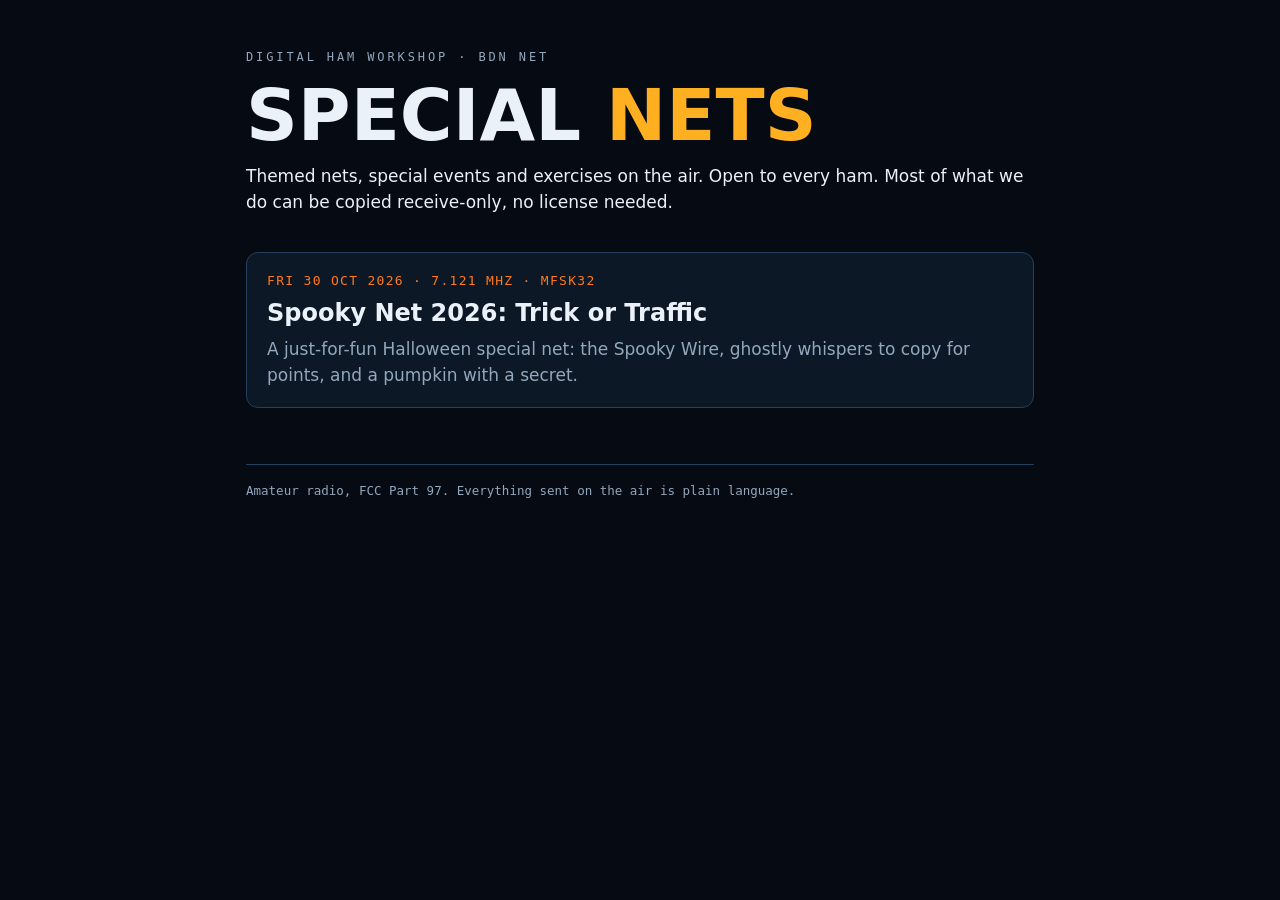
<file: index.html>
<!doctype html>
<html lang="en">
<head>
<meta charset="utf-8">
<meta name="viewport" content="width=device-width, initial-scale=1">
<title>DHW Special Nets</title>
<meta name="description" content="Special nets, themed events and exercises from the Digital Ham Workshop and the BDN Net.">
<style>
  :root{--ground:#060a12;--panel:#0d1826;--line:#22405f;--text:#eaf1f9;--muted:#93a7bd;--amber:#ffb020;--pumpkin:#ff7a1a;--spectre:#b9a6ff;
    --mono:"DejaVu Sans Mono",ui-monospace,"SF Mono",Menlo,Consolas,"Liberation Mono",monospace;
    --sans:system-ui,-apple-system,"Segoe UI",Roboto,Helvetica,Arial,sans-serif;}
  *{box-sizing:border-box;margin:0;padding:0;}
  html,body{background:var(--ground);}
  body{font-family:var(--sans);color:var(--text);line-height:1.55;font-size:17px;}
  main{max-width:820px;margin:0 auto;padding:48px 16px 80px;}
  .eyebrow{font-family:var(--mono);font-size:12px;letter-spacing:.24em;text-transform:uppercase;color:var(--muted);}
  h1{font-weight:900;text-transform:uppercase;font-size:clamp(40px,9vw,72px);line-height:.95;margin:14px 0 14px;}
  h1 span{color:var(--amber);}
  .events{margin-top:36px;display:flex;flex-direction:column;gap:14px;}
  a.ev{display:block;text-decoration:none;color:inherit;background:var(--panel);border:1px solid var(--line);border-radius:12px;padding:18px 20px;}
  a.ev:hover,a.ev:focus-visible{border-color:var(--pumpkin);outline:none;}
  .ev .d{font-family:var(--mono);font-size:13px;color:var(--pumpkin);letter-spacing:.1em;text-transform:uppercase;}
  .ev .n{font-weight:800;font-size:24px;margin:4px 0;}
  .ev .s{color:var(--muted);}
  footer{margin-top:56px;font-family:var(--mono);font-size:12.5px;color:var(--muted);border-top:1px solid var(--line);padding-top:16px;}
</style>
</head>
<body>
<main>
  <div class="eyebrow">Digital Ham Workshop · BDN Net</div>
  <h1>Special <span>Nets</span></h1>
  <p>Themed nets, special events and exercises on the air. Open to every ham. Most of what we do can be copied receive-only, no license needed.</p>
  <div class="events">
    <a class="ev" href="spooky-net-2026/">
      <div class="d">Fri 30 Oct 2026 · 7.121 MHz · MFSK32</div>
      <div class="n">Spooky Net 2026: Trick or Traffic</div>
      <div class="s">A just-for-fun Halloween special net: the Spooky Wire, ghostly whispers to copy for points, and a pumpkin with a secret.</div>
    </a>
  </div>
  <footer>Amateur radio, FCC Part 97. Everything sent on the air is plain language.</footer>
</main>
<!-- Page counts only (GoatCounter: no cookies, nothing you type). -->
<script data-goatcounter="https://dhwspecialnets.goatcounter.com/count" async src="//gc.zgo.at/count.js"></script>
</body>
</html>
</file>
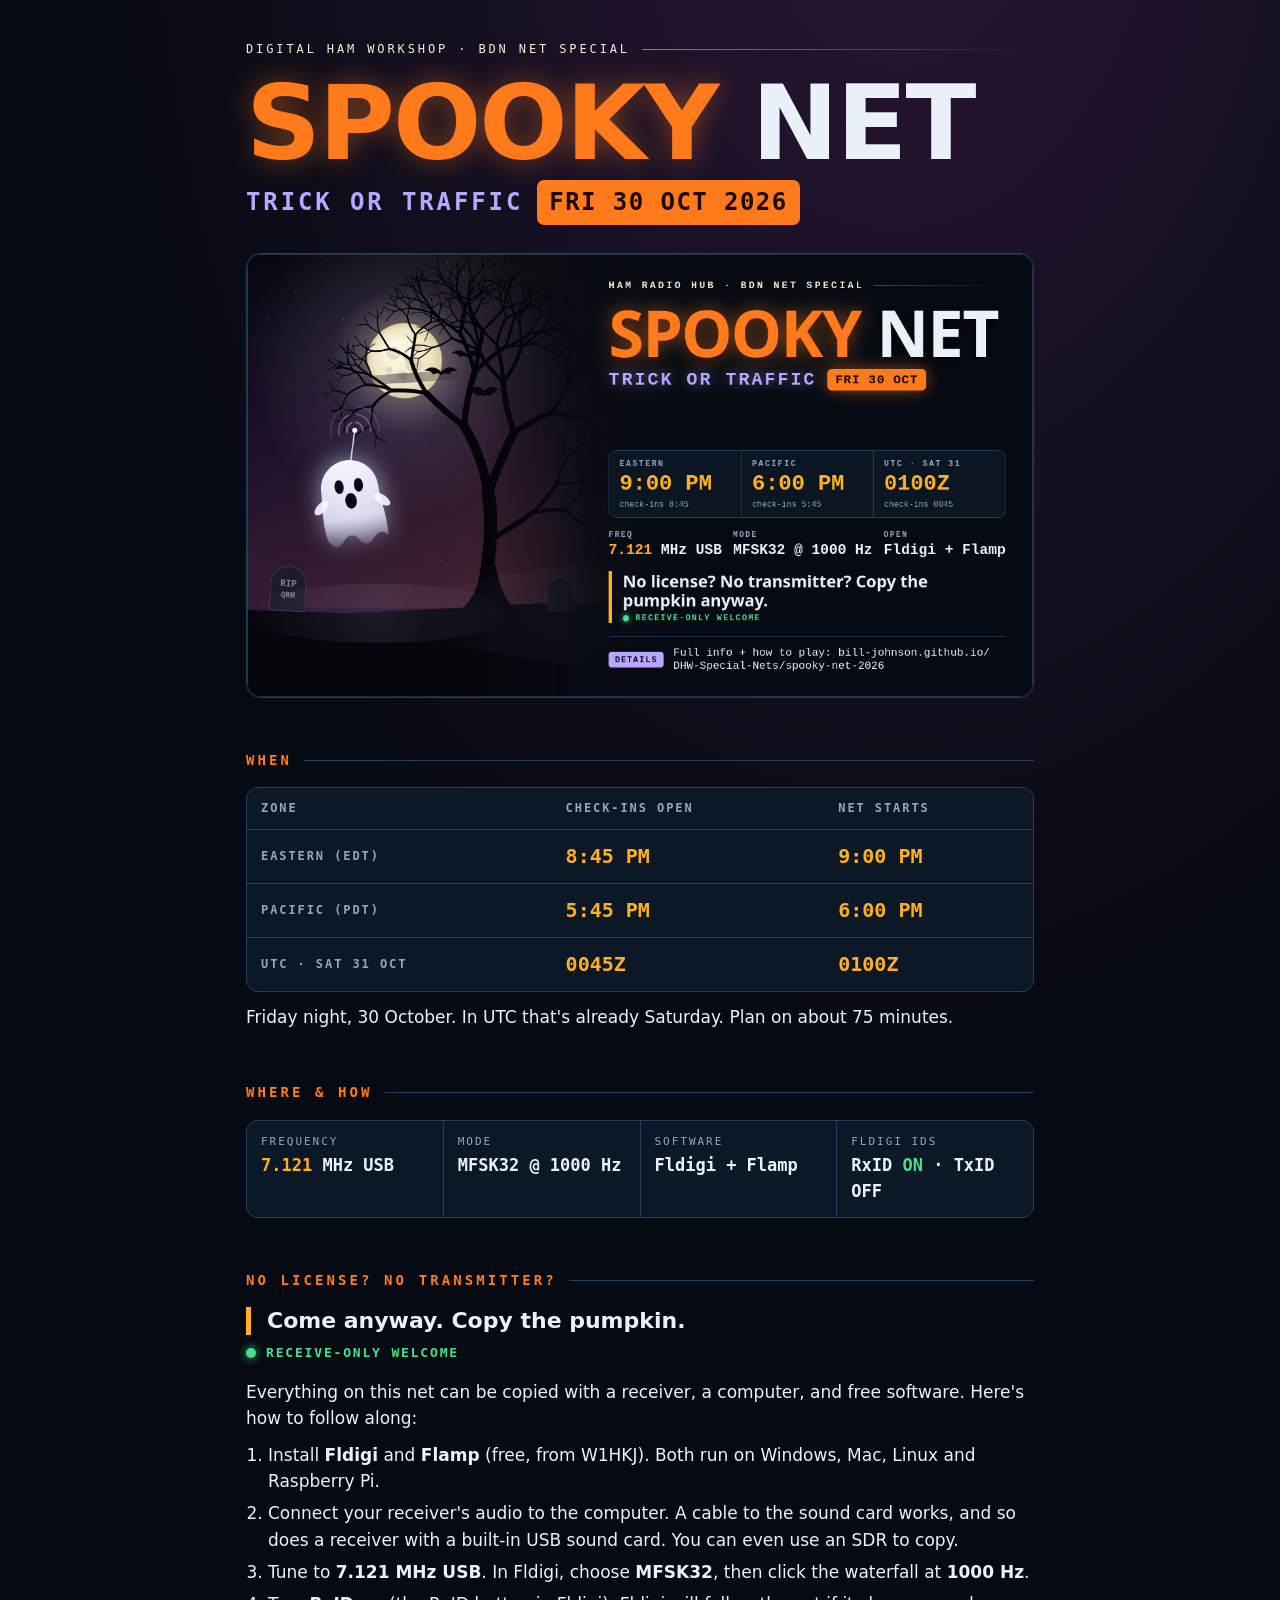
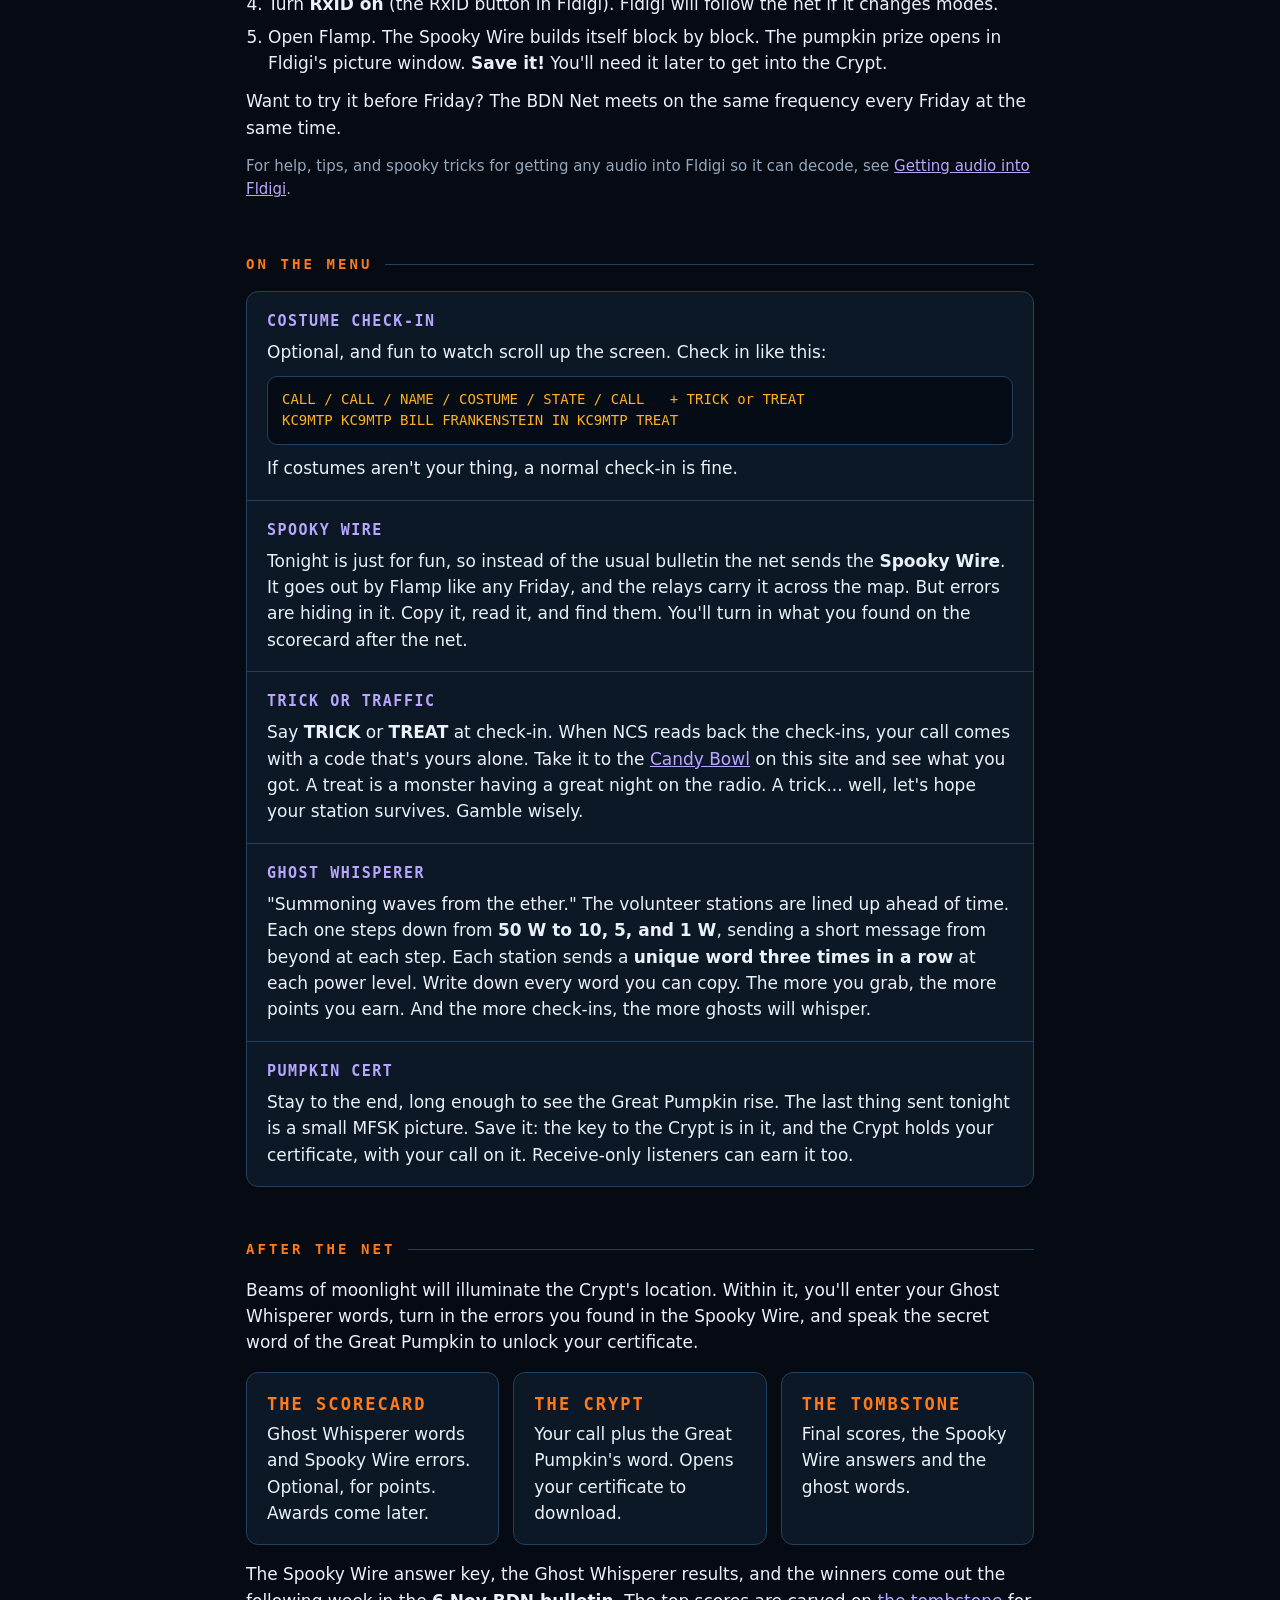
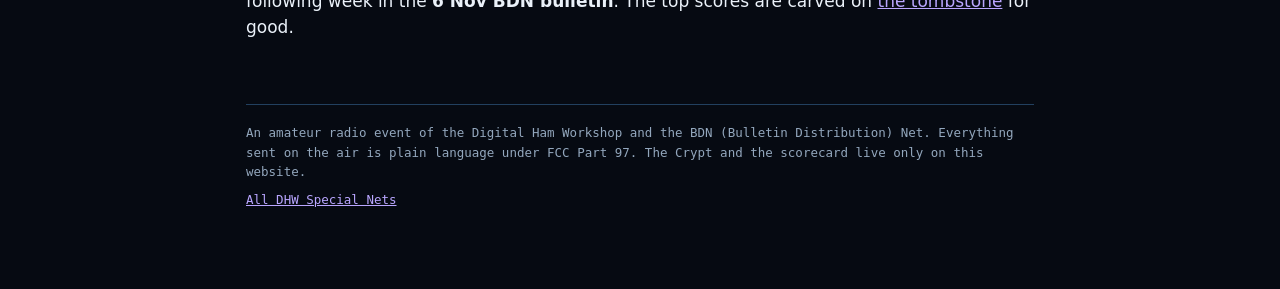
<file: spooky-net-2026/index.html>
<!doctype html>
<html lang="en">
<head>
<meta charset="utf-8">
<meta name="viewport" content="width=device-width, initial-scale=1">
<title>Spooky Net 2026 · Trick or Traffic</title>
<meta name="description" content="A Halloween special net on 40 meters. Fri 30 Oct 2026, 9:00 PM ET / 6:00 PM PT / 0100Z Sat. 7.121 MHz USB, MFSK32. Receive-only welcome.">
<meta property="og:title" content="Spooky Net 2026 · Trick or Traffic">
<meta property="og:description" content="Halloween special net. Fri 30 Oct, 9 PM ET / 6 PM PT / 0100Z. 7.121 USB, MFSK32 @ 1000 Hz. No license needed to copy.">
<meta property="og:image" content="https://bill-johnson.github.io/DHW-Special-Nets/spooky-net-2026/assets/spooky_net_2026.png">
<meta name="twitter:card" content="summary_large_image">
<link rel="stylesheet" href="spooky.css">
</head>
<body>
<main>

<header class="hero">
  <div class="eyebrow">Digital Ham Workshop · BDN Net Special</div>
  <h1><span>Spooky</span> Net</h1>
  <div class="sub">Trick or Traffic <span class="date">FRI 30 OCT 2026</span></div>
  <img src="assets/spooky_net_2026.png" width="1200" height="675" alt="Spooky Net 2026 promo card: a ghost with an antenna beside a dead tree under a full moon.">
</header>

<h2>When</h2>
<div class="panel">
  <table>
    <tr><th>Zone</th><th>Check-ins open</th><th>Net starts</th></tr>
    <tr><th>Eastern (EDT)</th><td class="t">8:45 PM</td><td class="t">9:00 PM</td></tr>
    <tr><th>Pacific (PDT)</th><td class="t">5:45 PM</td><td class="t">6:00 PM</td></tr>
    <tr><th>UTC · Sat 31 Oct</th><td class="t">0045Z</td><td class="t">0100Z</td></tr>
  </table>
</div>
<p style="margin-top:12px">Friday night, 30 October. In UTC that's already Saturday. Plan on about 75 minutes.</p>

<h2>Where &amp; how</h2>
<div class="kv">
  <div><span class="k">Frequency</span><span class="v"><b>7.121</b> MHz USB</span></div>
  <div><span class="k">Mode</span><span class="v">MFSK32 @ 1000 Hz</span></div>
  <div><span class="k">Software</span><span class="v">Fldigi + Flamp</span></div>
  <div><span class="k">Fldigi IDs</span><span class="v">RxID <i>ON</i> · TxID OFF</span></div>
</div>

<h2>No license? No transmitter?</h2>
<p class="hook">Come anyway. Copy the pumpkin.</p>
<div class="led">Receive-only welcome</div>
<p style="margin-top:16px">Everything on this net can be copied with a receiver, a computer, and free software. Here's how to follow along:</p>
<ol style="margin-top:10px">
  <li>Install <b>Fldigi</b> and <b>Flamp</b> (free, from W1HKJ). Both run on Windows, Mac, Linux and Raspberry Pi.</li>
  <li>Connect your receiver's audio to the computer. A cable to the sound card works, and so does a receiver with a built-in USB sound card. You can even use an SDR to copy.</li>
  <li>Tune to <b>7.121 MHz USB</b>. In Fldigi, choose <b>MFSK32</b>, then click the waterfall at <b>1000 Hz</b>.</li>
  <li>Turn <b>RxID on</b> (the RxID button in Fldigi). Fldigi will follow the net if it changes modes.</li>
  <li>Open Flamp. The Spooky Wire builds itself block by block. The pumpkin prize opens in Fldigi's picture window. <b>Save it!</b> You'll need it later to get into the Crypt.</li>
</ol>
<p style="margin-top:12px">Want to try it before Friday? The BDN Net meets on the same frequency every Friday at the same time.</p>
<p class="note" style="margin-top:14px">For help, tips, and spooky tricks for getting any audio into Fldigi so it can decode, see <a href="fldigi.html">Getting audio into Fldigi</a>.</p>

<h2>On the menu</h2>
<div class="panel">
  <div class="seg">
    <h3>Costume check-in</h3>
    <p>Optional, and fun to watch scroll up the screen. Check in like this:</p>
    <pre class="box">CALL / CALL / NAME / COSTUME / STATE / CALL   + TRICK or TREAT
KC9MTP KC9MTP BILL FRANKENSTEIN IN KC9MTP TREAT</pre>
    <p style="margin-top:10px">If costumes aren't your thing, a normal check-in is fine.</p>
  </div>
  <div class="seg">
    <h3>Spooky Wire</h3>
    <p>Tonight is just for fun, so instead of the usual bulletin the net sends the <b>Spooky Wire</b>. It goes out by Flamp like any Friday, and the relays carry it across the map. But errors are hiding in it. Copy it, read it, and find them. You'll turn in what you found on the scorecard after the net.</p>
  </div>
  <div class="seg">
    <h3>Trick or Traffic</h3>
    <p>Say <b>TRICK</b> or <b>TREAT</b> at check-in. When NCS reads back the check-ins, your call comes with a code that's yours alone. Take it to the <a href="candy.html">Candy Bowl</a> on this site and see what you got. A treat is a monster having a great night on the radio. A trick... well, let's hope your station survives. Gamble wisely.</p>
  </div>
  <div class="seg">
    <h3>Ghost Whisperer</h3>
    <p>"Summoning waves from the ether." The volunteer stations are lined up ahead of time. Each one steps down from <b>50 W to 10, 5, and 1 W</b>, sending a short message from beyond at each step. Each station sends a <b>unique word three times in a row</b> at each power level. Write down every word you can copy. The more you grab, the more points you earn. And the more check-ins, the more ghosts will whisper.</p>
  </div>
  <div class="seg">
    <h3>Pumpkin Cert</h3>
    <p>Stay to the end, long enough to see the Great Pumpkin rise. The last thing sent tonight is a small MFSK picture. Save it: the key to the Crypt is in it, and the Crypt holds your certificate, with your call on it. Receive-only listeners can earn it too.</p>
  </div>
</div>

<h2>After the net</h2>
<p>Beams of moonlight will illuminate the Crypt's location. Within it, you'll enter your Ghost Whisperer words, turn in the errors you found in the Spooky Wire, and speak the secret word of the Great Pumpkin to unlock your certificate.</p>
<div id="moonlit" hidden>
  <div class="doors">
    <a class="door" href="scorecard.html"><b>The Scorecard</b>Ghost Whisperer words and Spooky Wire errors. Optional, for points. Awards come later.</a>
    <a class="door" href="crypt.html"><b>The Crypt</b>Your call plus the Great Pumpkin's word. Opens your certificate to download.</a>
    <a class="door" href="tombstone.html"><b>The Tombstone</b>Final scores, the Spooky Wire answers and the ghost words.</a>
  </div>
</div>
<div id="shadow" class="moon" style="margin-top:16px">The Crypt is still in shadow. The moon rises when the Great Pumpkin does, at the end of the net on Friday night.</div>
<p style="margin-top:16px">The Spooky Wire answer key, the Ghost Whisperer results, and the winners come out the following week in the <b>6 Nov BDN bulletin</b>. The top scores are carved on <a href="tombstone.html">the tombstone</a> for good.</p>

<footer>
  <p>An amateur radio event of the Digital Ham Workshop and the BDN (Bulletin Distribution) Net. Everything sent on the air is plain language under FCC Part 97. The Crypt and the scorecard live only on this website.</p>
  <p><a href="../">All DHW Special Nets</a></p>
</footer>

</main>

<script>
/* Moonrise: the Crypt and Scorecard links appear once the net reaches the
   Great Pumpkin (10 PM EDT Fri 30 Oct = 0200Z Sat 31 Oct). ?moon shows them early for testing. */
(function(){
  var MOONRISE=Date.parse('2026-10-31T02:00:00Z');
  if(Date.now()>=MOONRISE||/[?&]moon\b/.test(location.search)){
    document.getElementById('moonlit').hidden=false;
    document.getElementById('shadow').hidden=true;
  }
})();
</script>
<!-- Page counts only (GoatCounter: no cookies, nothing you type). -->
<script data-goatcounter="https://dhwspecialnets.goatcounter.com/count" async src="//gc.zgo.at/count.js"></script>
</body>
</html>
</file>
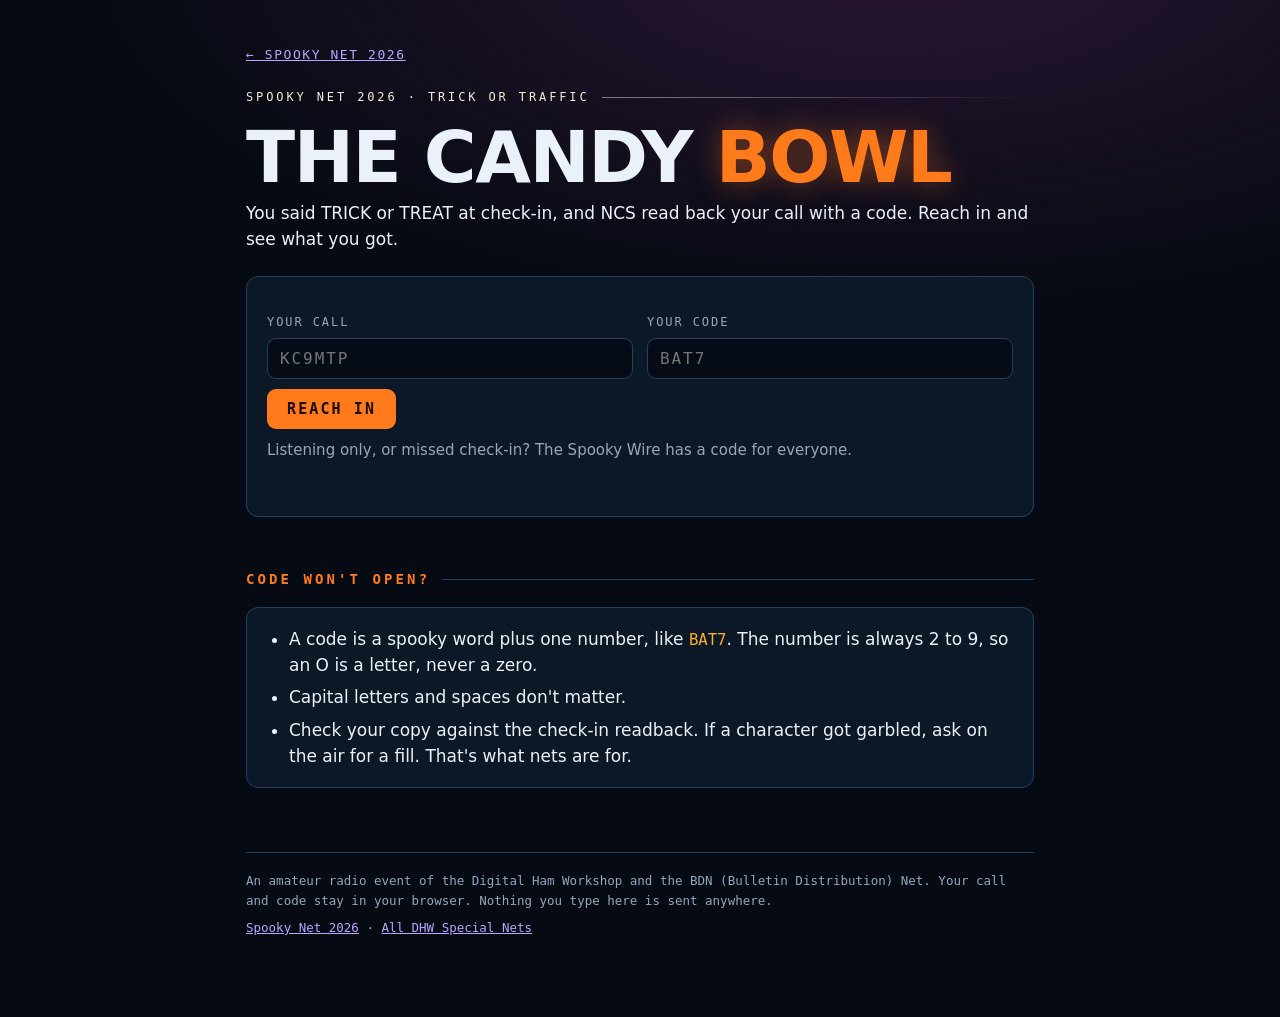
<file: spooky-net-2026/candy.html>
<!doctype html>
<html lang="en">
<head>
<meta charset="utf-8">
<meta name="viewport" content="width=device-width, initial-scale=1">
<title>The Candy Bowl · Spooky Net 2026</title>
<meta name="description" content="Spooky Net 2026: bring your call and your code, reach into the Candy Bowl, and see if you got a trick or a treat.">
<meta name="robots" content="noindex">
<link rel="stylesheet" href="spooky.css">
<style>
  .crypt .field input{flex:none;}
  #cardwrap{display:none;margin-top:18px;}
  #cardimg{display:block;width:100%;height:auto;border:1px solid var(--line);border-radius:10px;}
  #cardwrap.treat #cardimg{border-color:var(--pumpkin);box-shadow:0 0 28px rgba(255,122,26,.25);}
  #cardwrap.trick #cardimg{border-color:var(--spectre);box-shadow:0 0 28px rgba(185,166,255,.25);}
  #verdict{font-weight:900;text-transform:uppercase;letter-spacing:-.01em;font-size:clamp(36px,9vw,60px);line-height:1;margin-bottom:12px;}
  #cardwrap.treat #verdict{color:var(--pumpkin);text-shadow:0 0 24px rgba(255,122,26,.45);}
  #cardwrap.trick #verdict{color:var(--spectre);text-shadow:0 0 24px rgba(185,166,255,.45);}
</style>
</head>
<body>
<main>

<a class="back" href="./">&larr; Spooky Net 2026</a>
<header style="margin-top:22px">
  <div class="eyebrow">Spooky Net 2026 · Trick or Traffic</div>
  <h1 class="small">The Candy <span>Bowl</span></h1>
</header>

<p style="margin-top:8px">You said TRICK or TREAT at check-in, and NCS read back your call with a code. Reach in and see what you got.</p>

<div class="panel crypt" style="margin-top:24px">
  <form id="candyform" autocomplete="off">
    <div class="grid2" style="width:100%">
      <div class="field">
        <label for="call">Your call</label>
        <input id="call" class="up" type="text" maxlength="16" placeholder="KC9MTP" spellcheck="false" autocapitalize="characters" required>
      </div>
      <div class="field">
        <label for="code">Your code</label>
        <input id="code" class="up" type="text" maxlength="24" placeholder="BAT7" spellcheck="false" autocapitalize="characters">
      </div>
    </div>
    <button type="submit">Reach in</button>
  </form>
  <p class="note" style="margin-top:10px">Listening only, or missed check-in? The Spooky Wire has a code for everyone.</p>
  <div id="cryptmsg" role="status" aria-live="polite"></div>
  <div id="cardwrap">
    <div id="verdict"></div>
    <img id="cardimg" alt="">
    <div class="btns">
      <a id="dl" class="btn" download>Download picture</a>
      <a class="btn ghost" href="./">Back to the event page</a>
    </div>
    <p class="note" style="margin-top:10px">On a phone, press and hold the picture to save it. Brag about it on the air.</p>
  </div>
</div>

<h2>Code won't open?</h2>
<div class="panel">
  <div class="seg">
    <ul>
      <li>A code is a spooky word plus one number, like <code>BAT7</code>. The number is always 2 to 9, so an O is a letter, never a zero.</li>
      <li>Capital letters and spaces don't matter.</li>
      <li>Check your copy against the check-in readback. If a character got garbled, ask on the air for a fill. That's what nets are for.</li>
    </ul>
  </div>
</div>

<footer>
  <p>An amateur radio event of the Digital Ham Workshop and the BDN (Bulletin Distribution) Net. Your call and code stay in your browser. Nothing you type here is sent anywhere.</p>
  <p><a href="./">Spooky Net 2026</a> · <a href="../">All DHW Special Nets</a></p>
</footer>

</main>

<script>
/* The Candy Bowl. Each card is candy/<sha256("spooky26:"+CODE), 20 hex>.enc,
   sealed by make_candy_bowl.py the same way as the Crypt: AES-256-GCM, key from
   PBKDF2-SHA256 (100k) of the code, salt(16) | iv(12) | ciphertext+tag.
   Plaintext is "TREAT\n" or "TRICK\n" + a 1200x900 JPEG. The call is only
   drawn onto the picture here; it never leaves the browser.                   */
(function(){
  var W=1200, H=900, BAND=110;
  var form=document.getElementById('candyform'), codeIn=document.getElementById('code'), callIn=document.getElementById('call'),
      msg=document.getElementById('cryptmsg'), wrap=document.getElementById('cardwrap'), verdict=document.getElementById('verdict'),
      img=document.getElementById('cardimg'), dl=document.getElementById('dl'), lastUrl=null;
  function say(t,cls){msg.textContent=t;msg.className=cls||'';}
  function norm(s){return s.toUpperCase().replace(/[^A-Z0-9]/g,'');}
  function hex(buf){return Array.prototype.map.call(new Uint8Array(buf),function(b){return ('0'+b.toString(16)).slice(-2);}).join('');}
  try{ callIn.value=localStorage.getItem('spooky26.call')||''; }catch(_){}

  /* The picture plus a band underneath: "TREAT for KC9MTP" and the event name. */
  function stamp(art,kind,call){
    var c=document.createElement('canvas'); c.width=W; c.height=H+BAND;
    var g=c.getContext('2d'), treat=kind==='TREAT';
    g.fillStyle='#060a12'; g.fillRect(0,0,c.width,c.height);
    g.drawImage(art,0,0,W,H);
    g.fillStyle=treat?'#ff7a1a':'#b9a6ff'; g.fillRect(0,H,W,4);
    var fam='"DejaVu Sans Mono",ui-monospace,Menlo,Consolas,"Liberation Mono",monospace';
    var left=kind+' for '+call, px=52;
    do{ g.font='800 '+px+'px '+fam; px-=2; }while(g.measureText(left).width>760&&px>24);
    g.textBaseline='middle'; g.textAlign='left';
    g.fillStyle=treat?'#ff7a1a':'#b9a6ff'; g.fillText(left,36,H+BAND/2+2);
    g.font='700 26px '+fam; g.textAlign='right'; g.fillStyle='#f3ecd2';
    g.fillText('SPOOKY NET 2026',W-36,H+BAND/2+2);
    return c;
  }

  form.addEventListener('submit',async function(e){
    e.preventDefault();
    var call=callIn.value.trim().toUpperCase().replace(/\s+/g,' '), code=norm(codeIn.value);
    if(!call){say('Who goes there? Your call first.','bad');callIn.focus();return;}
    if(!code){say('The bowl needs your code.','bad');codeIn.focus();return;}
    if(!(window.crypto&&crypto.subtle)){say('This browser cannot reach into the bowl. Try a current Firefox, Chrome, Edge or Safari.','bad');return;}
    try{ localStorage.setItem('spooky26.call',call); }catch(_){}
    say('Rustle, rustle...');
    var buf;
    try{
      var name=hex(await crypto.subtle.digest('SHA-256',new TextEncoder().encode('spooky26:'+code))).slice(0,20);
      var r=await fetch('candy/'+name+'.enc',{cache:'no-store'});
      if(!r.ok) throw 0;
      buf=new Uint8Array(await r.arrayBuffer());
    }catch(_){
      wrap.style.display='none';
      say('Nothing in the bowl for '+code+'. Check the code against the readback.','bad');return;
    }
    var plain;
    try{
      var base=await crypto.subtle.importKey('raw',new TextEncoder().encode(code),'PBKDF2',false,['deriveKey']);
      var key=await crypto.subtle.deriveKey({name:'PBKDF2',salt:buf.slice(0,16),iterations:100000,hash:'SHA-256'},
              base,{name:'AES-GCM',length:256},false,['decrypt']);
      plain=new Uint8Array(await crypto.subtle.decrypt({name:'AES-GCM',iv:buf.slice(16,28)},key,buf.slice(28)));
    }catch(_){
      wrap.style.display='none';
      say('The wrapper is stuck. Tell NCS.','bad');return;
    }
    var kind=new TextDecoder().decode(plain.slice(0,5));
    var art=new Image(), src=URL.createObjectURL(new Blob([plain.slice(6)],{type:'image/jpeg'}));
    art.onload=function(){
      URL.revokeObjectURL(src);
      stamp(art,kind,call).toBlob(function(b){
        if(lastUrl) URL.revokeObjectURL(lastUrl);
        lastUrl=URL.createObjectURL(b);
        img.src=lastUrl;
        img.alt=(kind==='TREAT'?'A treat':'A trick')+' for '+call+': a Spooky Net 2026 Candy Bowl picture.';
        dl.href=lastUrl;
        dl.download='SpookyNet2026_'+kind+'_'+call.replace(/[^A-Z0-9]+/g,'_')+'.png';
        wrap.className=kind==='TREAT'?'treat':'trick';
        verdict.textContent=kind==='TREAT'?'Treat!':'Trick!';
        wrap.style.display='block';
        say(kind==='TREAT'?'Sweet. The monsters had a great night, '+call+'.':'Uh oh, '+call+'. Something got into your station.','good');
      },'image/png');
    };
    art.onerror=function(){say('The candy crumbled. Tell NCS.','bad');};
    art.src=src;
  });
})();
</script>
<!-- Page counts only (GoatCounter: no cookies, nothing you type). -->
<script data-goatcounter="https://dhwspecialnets.goatcounter.com/count" async src="//gc.zgo.at/count.js"></script>
</body>
</html>
</file>
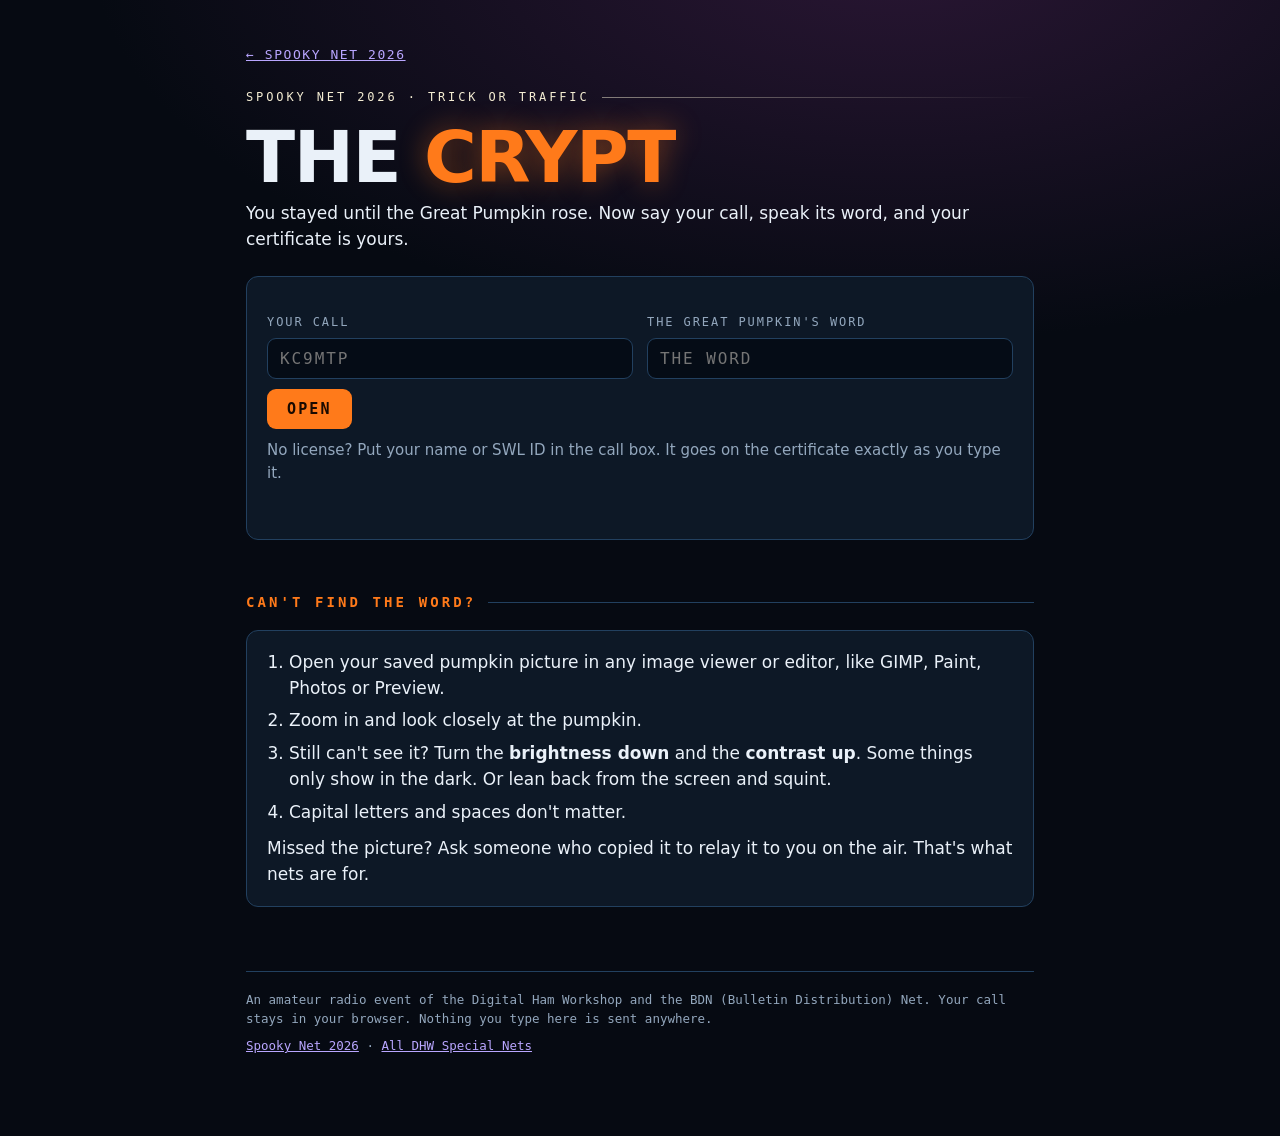
<file: spooky-net-2026/crypt.html>
<!doctype html>
<html lang="en">
<head>
<meta charset="utf-8">
<meta name="viewport" content="width=device-width, initial-scale=1">
<title>The Crypt · Spooky Net 2026</title>
<meta name="description" content="Spooky Net 2026: speak the Great Pumpkin's word and take home your certificate.">
<meta name="robots" content="noindex">
<link rel="stylesheet" href="spooky.css">
<style>
  .crypt .field input{flex:none;}
  #certwrap{display:none;margin-top:18px;}
  #certimg{display:block;width:100%;height:auto;border:1px solid var(--green);border-radius:10px;}
</style>
</head>
<body>
<main>

<a class="back" href="./">&larr; Spooky Net 2026</a>
<header style="margin-top:22px">
  <div class="eyebrow">Spooky Net 2026 · Trick or Traffic</div>
  <h1 class="small">The <span>Crypt</span></h1>
</header>

<p style="margin-top:8px">You stayed until the Great Pumpkin rose. Now say your call, speak its word, and your certificate is yours.</p>

<div class="panel crypt" style="margin-top:24px">
  <form id="cryptform" autocomplete="off">
    <div class="grid2" style="width:100%">
      <div class="field">
        <label for="call">Your call</label>
        <input id="call" class="up" type="text" maxlength="16" placeholder="KC9MTP" spellcheck="false" autocapitalize="characters" required>
      </div>
      <div class="field">
        <label for="pw">The Great Pumpkin's word</label>
        <input id="pw" class="up" type="text" placeholder="THE WORD" spellcheck="false" autocapitalize="characters">
      </div>
    </div>
    <button type="submit">Open</button>
  </form>
  <p class="note" style="margin-top:10px">No license? Put your name or SWL ID in the call box. It goes on the certificate exactly as you type it.</p>
  <div id="cryptmsg" role="status" aria-live="polite"></div>
  <div id="certwrap">
    <img id="certimg" alt="Your Spooky Net 2026 Certificate of Survival">
    <div class="btns">
      <a id="dl" class="btn" download>Download certificate</a>
      <a class="btn ghost" href="scorecard.html">Turn in your scorecard</a>
    </div>
    <p class="note" style="margin-top:10px">On a phone, press and hold the picture to save it. It prints on letter paper, landscape.</p>
  </div>
</div>

<h2>Can't find the word?</h2>
<div class="panel">
  <div class="seg">
    <ol>
      <li>Open your saved pumpkin picture in any image viewer or editor, like GIMP, Paint, Photos or Preview.</li>
      <li>Zoom in and look closely at the pumpkin.</li>
      <li>Still can't see it? Turn the <b>brightness down</b> and the <b>contrast up</b>. Some things only show in the dark. Or lean back from the screen and squint.</li>
      <li>Capital letters and spaces don't matter.</li>
    </ol>
    <p style="margin-top:10px">Missed the picture? Ask someone who copied it to relay it to you on the air. That's what nets are for.</p>
  </div>
</div>

<footer>
  <p>An amateur radio event of the Digital Ham Workshop and the BDN (Bulletin Distribution) Net. Your call stays in your browser. Nothing you type here is sent anywhere.</p>
  <p><a href="./">Spooky Net 2026</a> · <a href="../">All DHW Special Nets</a></p>
</footer>

</main>

<script>
/* The Crypt: AES-256-GCM, key from PBKDF2-SHA256 (100k), same file layout as the
   FOXLOG tools: salt(16) | iv(12) | ciphertext+tag. Sealed with seal_crypt.py.
   The password is normalized: letters and digits only, upper case.
   crypt.enc holds the certificate art (make_crypt_cert.py); the call is drawn
   into its blank band here. CALL_* mirror make_crypt_cert.py.                  */
(function(){
  var CALL_Y=1335, CALL_MAX_W=1700, CALL_MAX_H=150;
  var form=document.getElementById('cryptform'), pw=document.getElementById('pw'), callIn=document.getElementById('call'),
      msg=document.getElementById('cryptmsg'), wrap=document.getElementById('certwrap'),
      img=document.getElementById('certimg'), dl=document.getElementById('dl'), lastUrl=null;
  function say(t,cls){msg.textContent=t;msg.className=cls||'';}
  function norm(s){return s.toUpperCase().replace(/[^A-Z0-9]/g,'');}
  try{ callIn.value=localStorage.getItem('spooky26.call')||''; }catch(_){}

  function stamp(art,call){
    var c=document.createElement('canvas'); c.width=art.naturalWidth; c.height=art.naturalHeight;
    var g=c.getContext('2d'); g.drawImage(art,0,0);
    var px=CALL_MAX_H, fam='"DejaVu Sans Mono",ui-monospace,Menlo,Consolas,"Liberation Mono",monospace';
    do{ g.font='800 '+px+'px '+fam; px-=4; }while(g.measureText(call).width>CALL_MAX_W&&px>40);
    g.textAlign='center'; g.textBaseline='middle';
    g.shadowColor='rgba(255,122,26,.55)'; g.shadowBlur=36;
    g.fillStyle='#ff7a1a'; g.fillText(call,c.width/2,CALL_Y);
    g.shadowBlur=0; g.fillText(call,c.width/2,CALL_Y);
    return c;
  }

  form.addEventListener('submit',async function(e){
    e.preventDefault();
    var call=callIn.value.trim().toUpperCase().replace(/\s+/g,' '), word=norm(pw.value);
    if(!call){say('The spirits need your call first.','bad');callIn.focus();return;}
    if(!word){say('Say the word.','bad');pw.focus();return;}
    if(!(window.crypto&&crypto.subtle)){say('This browser cannot open the Crypt. Try a current Firefox, Chrome, Edge or Safari.','bad');return;}
    try{ localStorage.setItem('spooky26.call',call); }catch(_){}
    say('The lid creaks...');
    var buf;
    try{
      var r=await fetch('crypt.enc',{cache:'no-store'});
      if(!r.ok) throw 0;
      buf=new Uint8Array(await r.arrayBuffer());
    }catch(_){say('The Crypt is still sealed. Come back after the net on Friday night.','bad');return;}
    var plain;
    try{
      var salt=buf.slice(0,16), iv=buf.slice(16,28), ct=buf.slice(28);
      var base=await crypto.subtle.importKey('raw',new TextEncoder().encode(word),'PBKDF2',false,['deriveKey']);
      var key=await crypto.subtle.deriveKey({name:'PBKDF2',salt:salt,iterations:100000,hash:'SHA-256'},
              base,{name:'AES-GCM',length:256},false,['decrypt']);
      plain=await crypto.subtle.decrypt({name:'AES-GCM',iv:iv},key,ct);
    }catch(_){
      wrap.style.display='none';
      say('Wrong word. The spirits laugh at you. Look closer at the pumpkin.','bad');return;
    }
    var art=new Image(), src=URL.createObjectURL(new Blob([plain],{type:'image/png'}));
    art.onload=function(){
      URL.revokeObjectURL(src);
      stamp(art,call).toBlob(function(b){
        if(lastUrl) URL.revokeObjectURL(lastUrl);
        lastUrl=URL.createObjectURL(b);
        img.src=lastUrl; dl.href=lastUrl;
        dl.download='SpookyNet2026_'+call.replace(/[^A-Z0-9]+/g,'_')+'.png';
        wrap.style.display='block';
        say('You survived, '+call+'. Here is your treat.','good');
      },'image/png');
    };
    art.onerror=function(){say('The Crypt opened, but the certificate crumbled. Tell NCS.','bad');};
    art.src=src;
  });
})();
</script>
<!-- Page counts only (GoatCounter: no cookies, nothing you type). -->
<script data-goatcounter="https://dhwspecialnets.goatcounter.com/count" async src="//gc.zgo.at/count.js"></script>
</body>
</html>
</file>
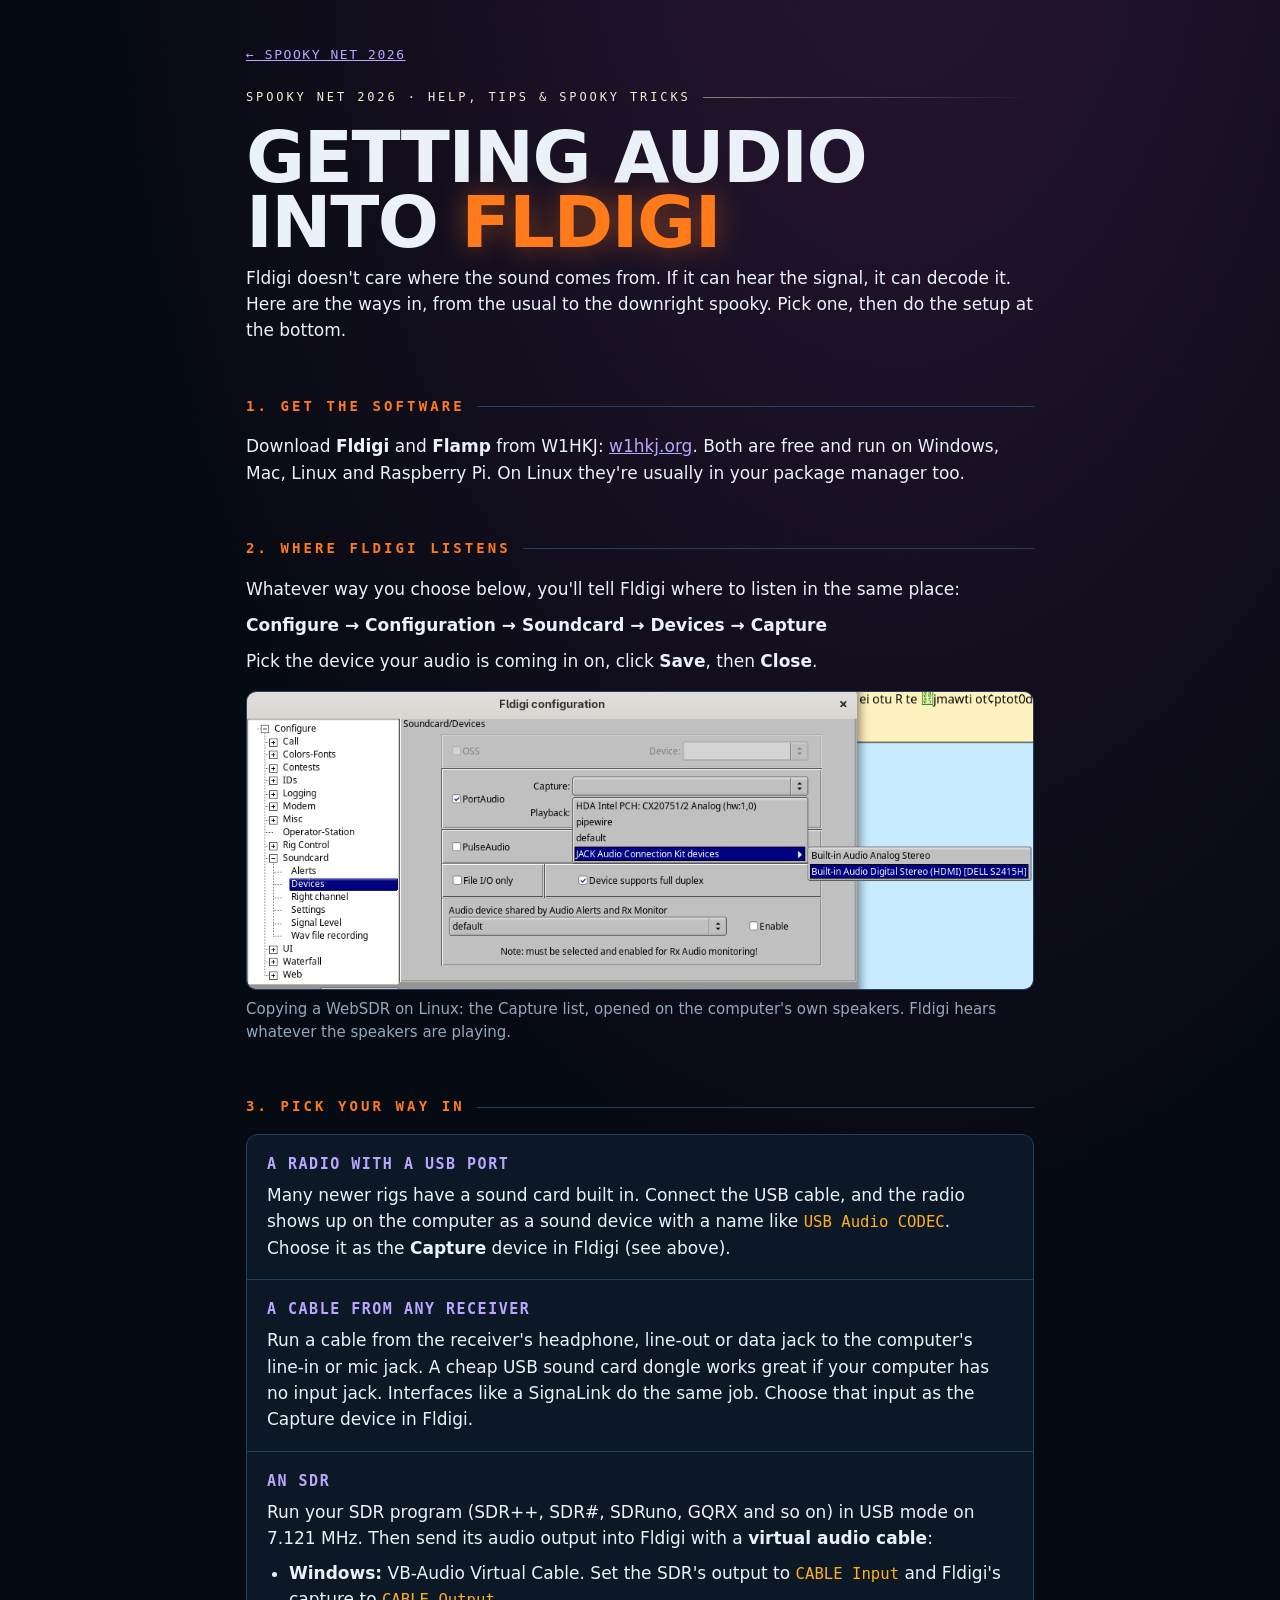
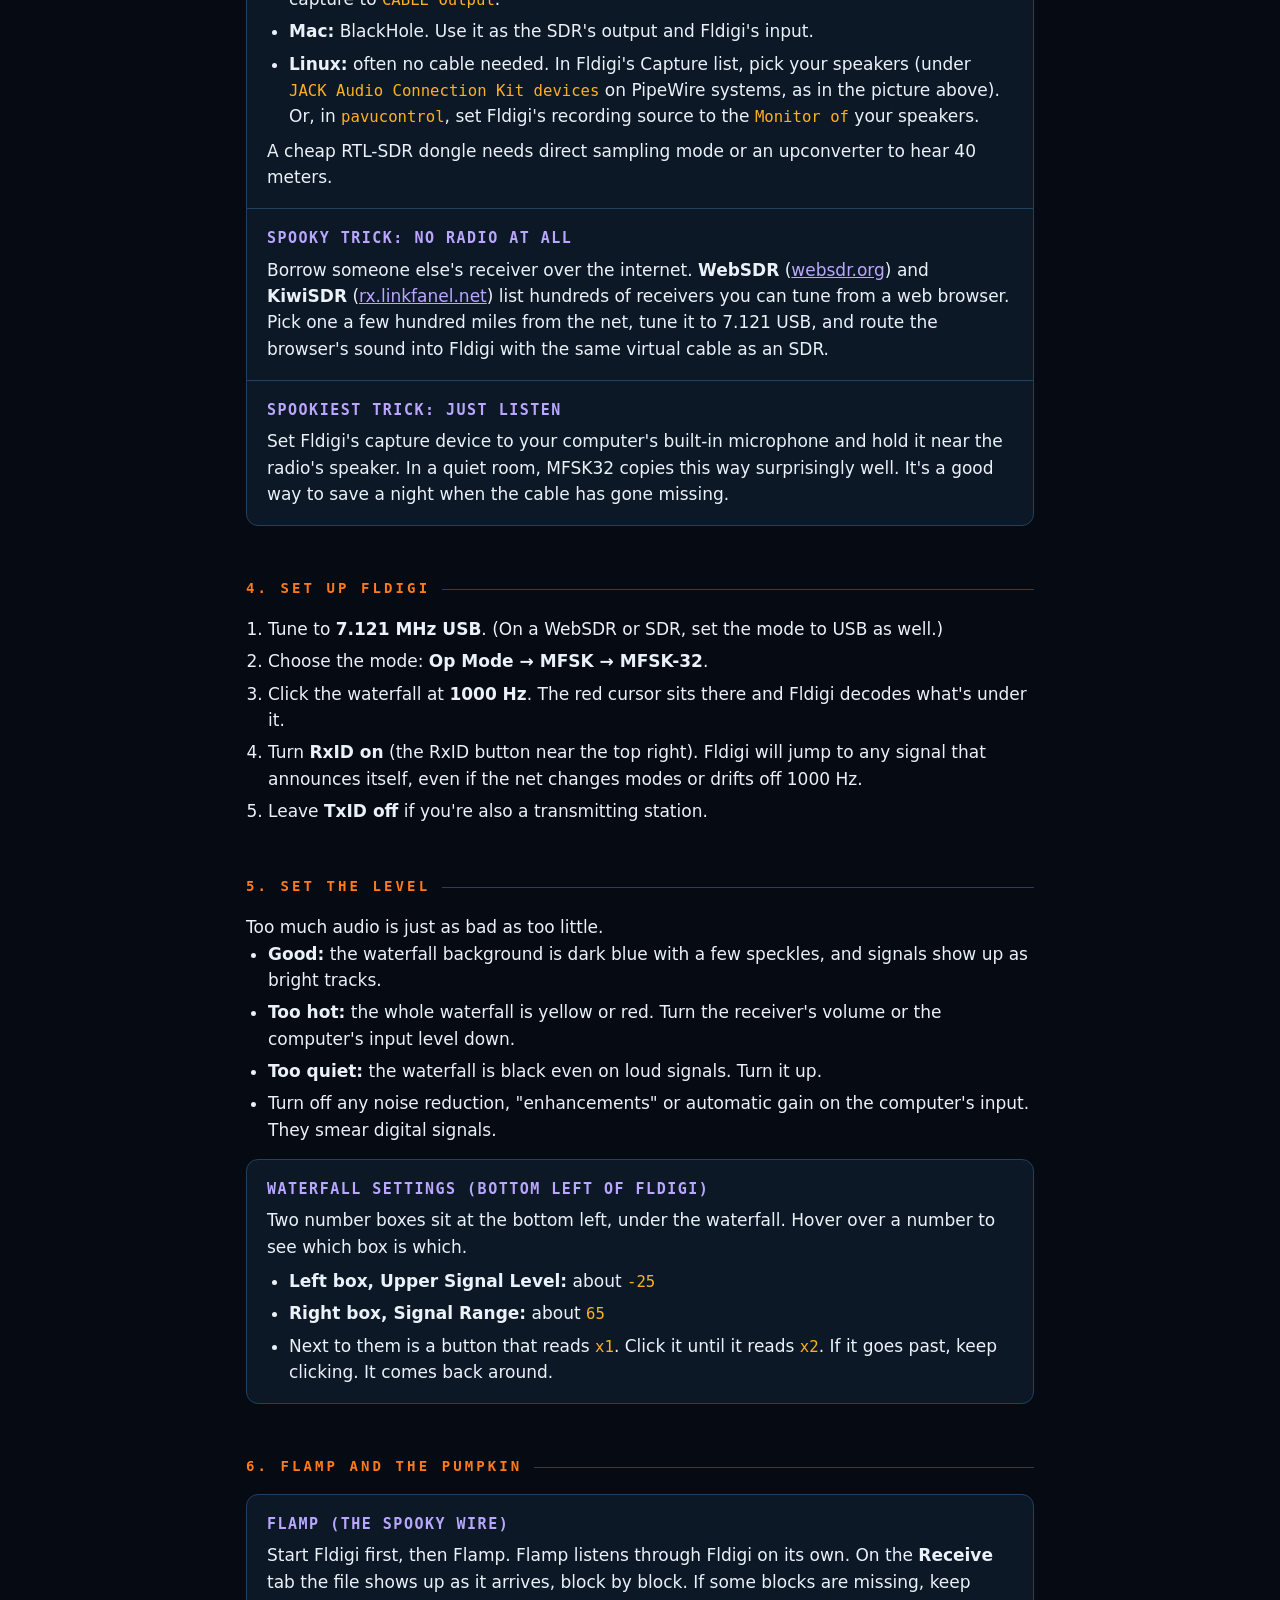
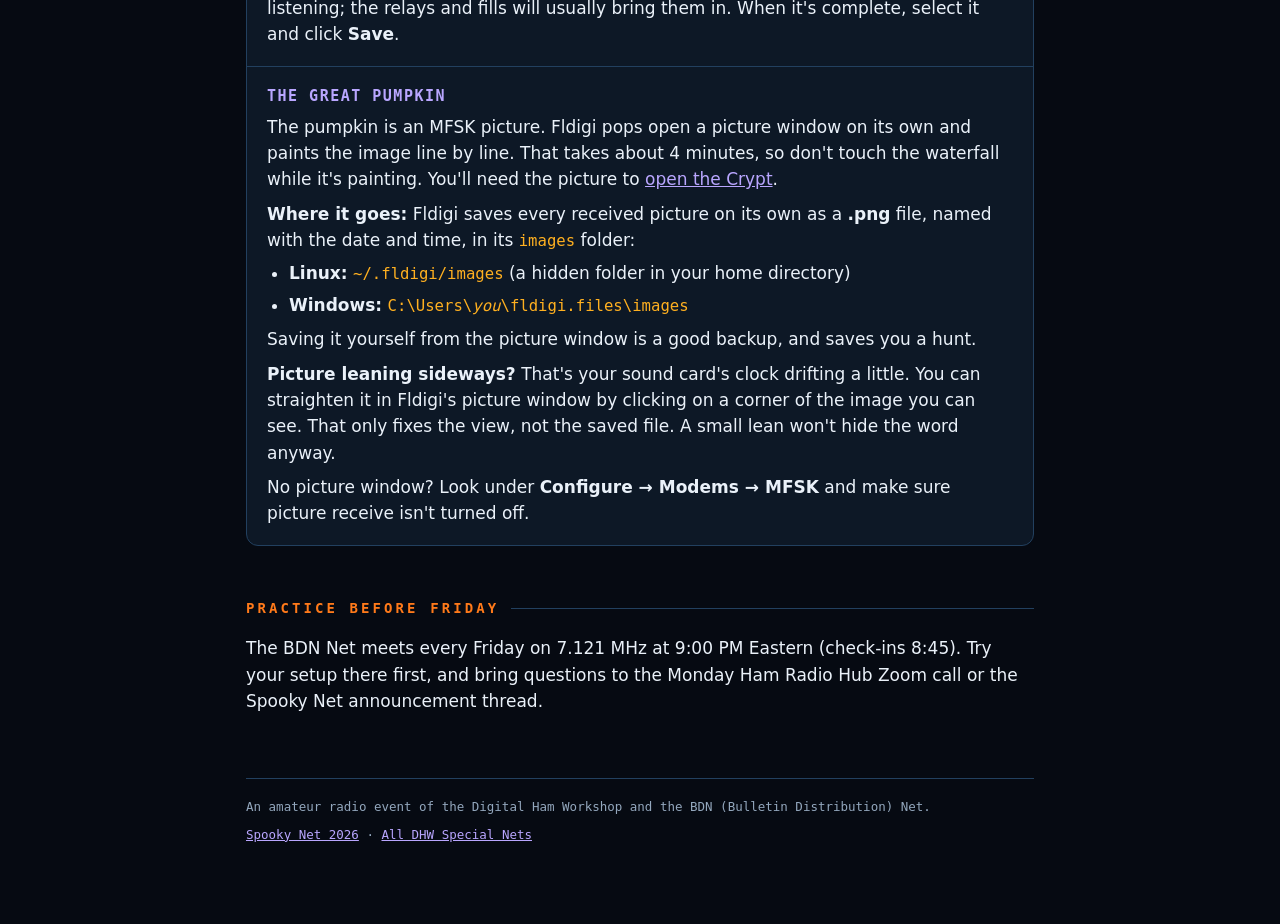
<file: spooky-net-2026/fldigi.html>
<!doctype html>
<html lang="en">
<head>
<meta charset="utf-8">
<meta name="viewport" content="width=device-width, initial-scale=1">
<title>Getting Audio into Fldigi · Spooky Net 2026</title>
<meta name="description" content="Help, tips and spooky tricks for getting any receiver's audio into Fldigi and Flamp to copy Spooky Net 2026.">
<link rel="stylesheet" href="spooky.css">
</head>
<body>
<main>

<a class="back" href="./">&larr; Spooky Net 2026</a>
<header style="margin-top:22px">
  <div class="eyebrow">Spooky Net 2026 · Help, tips &amp; spooky tricks</div>
  <h1 class="small">Getting audio into <span>Fldigi</span></h1>
</header>

<p style="margin-top:8px">Fldigi doesn't care where the sound comes from. If it can hear the signal, it can decode it. Here are the ways in, from the usual to the downright spooky. Pick one, then do the setup at the bottom.</p>

<h2>1. Get the software</h2>
<p>Download <b>Fldigi</b> and <b>Flamp</b> from W1HKJ: <a href="https://www.w1hkj.org/">w1hkj.org</a>. Both are free and run on Windows, Mac, Linux and Raspberry Pi. On Linux they're usually in your package manager too.</p>

<h2>2. Where Fldigi listens</h2>
<p>Whatever way you choose below, you'll tell Fldigi where to listen in the same place:</p>
<p style="margin-top:10px"><b>Configure &rarr; Configuration &rarr; Soundcard &rarr; Devices &rarr; Capture</b></p>
<p style="margin-top:10px">Pick the device your audio is coming in on, click <b>Save</b>, then <b>Close</b>.</p>
<figure style="margin-top:16px">
  <img src="assets/fldigi_capture_device.png" width="1032" height="390" style="display:block;width:100%;height:auto;border:1px solid var(--line);border-radius:10px" alt="Fldigi configuration window, Soundcard then Devices selected. The PortAudio Capture list is open, showing the computer's speakers under JACK Audio Connection Kit devices.">
  <figcaption class="note" style="margin-top:8px">Copying a WebSDR on Linux: the Capture list, opened on the computer's own speakers. Fldigi hears whatever the speakers are playing.</figcaption>
</figure>

<h2>3. Pick your way in</h2>
<div class="panel">
  <div class="seg">
    <h3>A radio with a USB port</h3>
    <p>Many newer rigs have a sound card built in. Connect the USB cable, and the radio shows up on the computer as a sound device with a name like <code>USB Audio CODEC</code>. Choose it as the <b>Capture</b> device in Fldigi (see above).</p>
  </div>
  <div class="seg">
    <h3>A cable from any receiver</h3>
    <p>Run a cable from the receiver's headphone, line-out or data jack to the computer's line-in or mic jack. A cheap USB sound card dongle works great if your computer has no input jack. Interfaces like a SignaLink do the same job. Choose that input as the Capture device in Fldigi.</p>
  </div>
  <div class="seg">
    <h3>An SDR</h3>
    <p>Run your SDR program (SDR++, SDR#, SDRuno, GQRX and so on) in USB mode on 7.121 MHz. Then send its audio output into Fldigi with a <b>virtual audio cable</b>:</p>
    <ul style="margin-top:8px">
      <li><b>Windows:</b> VB-Audio Virtual Cable. Set the SDR's output to <code>CABLE Input</code> and Fldigi's capture to <code>CABLE Output</code>.</li>
      <li><b>Mac:</b> BlackHole. Use it as the SDR's output and Fldigi's input.</li>
      <li><b>Linux:</b> often no cable needed. In Fldigi's Capture list, pick your speakers (under <code>JACK Audio Connection Kit devices</code> on PipeWire systems, as in the picture above). Or, in <code>pavucontrol</code>, set Fldigi's recording source to the <code>Monitor of</code> your speakers.</li>
    </ul>
    <p style="margin-top:8px">A cheap RTL-SDR dongle needs direct sampling mode or an upconverter to hear 40 meters.</p>
  </div>
  <div class="seg">
    <h3>Spooky trick: no radio at all</h3>
    <p>Borrow someone else's receiver over the internet. <b>WebSDR</b> (<a href="http://websdr.org/">websdr.org</a>) and <b>KiwiSDR</b> (<a href="http://rx.linkfanel.net/">rx.linkfanel.net</a>) list hundreds of receivers you can tune from a web browser. Pick one a few hundred miles from the net, tune it to 7.121 USB, and route the browser's sound into Fldigi with the same virtual cable as an SDR.</p>
  </div>
  <div class="seg">
    <h3>Spookiest trick: just listen</h3>
    <p>Set Fldigi's capture device to your computer's built-in microphone and hold it near the radio's speaker. In a quiet room, MFSK32 copies this way surprisingly well. It's a good way to save a night when the cable has gone missing.</p>
  </div>
</div>

<h2>4. Set up Fldigi</h2>
<ol>
  <li>Tune to <b>7.121 MHz USB</b>. (On a WebSDR or SDR, set the mode to USB as well.)</li>
  <li>Choose the mode: <b>Op Mode &rarr; MFSK &rarr; MFSK-32</b>.</li>
  <li>Click the waterfall at <b>1000 Hz</b>. The red cursor sits there and Fldigi decodes what's under it.</li>
  <li>Turn <b>RxID on</b> (the RxID button near the top right). Fldigi will jump to any signal that announces itself, even if the net changes modes or drifts off 1000 Hz.</li>
  <li>Leave <b>TxID off</b> if you're also a transmitting station.</li>
</ol>

<h2>5. Set the level</h2>
<p>Too much audio is just as bad as too little.</p>
<ul>
  <li><b>Good:</b> the waterfall background is dark blue with a few speckles, and signals show up as bright tracks.</li>
  <li><b>Too hot:</b> the whole waterfall is yellow or red. Turn the receiver's volume or the computer's input level down.</li>
  <li><b>Too quiet:</b> the waterfall is black even on loud signals. Turn it up.</li>
  <li>Turn off any noise reduction, "enhancements" or automatic gain on the computer's input. They smear digital signals.</li>
</ul>
<div class="panel" style="margin-top:16px">
  <div class="seg">
    <h3>Waterfall settings (bottom left of Fldigi)</h3>
    <p>Two number boxes sit at the bottom left, under the waterfall. Hover over a number to see which box is which.</p>
    <ul style="margin-top:8px">
      <li><b>Left box, Upper Signal Level:</b> about <code>-25</code></li>
      <li><b>Right box, Signal Range:</b> about <code>65</code></li>
      <li>Next to them is a button that reads <code>x1</code>. Click it until it reads <code>x2</code>. If it goes past, keep clicking. It comes back around.</li>
    </ul>
  </div>
</div>

<h2>6. Flamp and the pumpkin</h2>
<div class="panel">
  <div class="seg">
    <h3>Flamp (the Spooky Wire)</h3>
    <p>Start Fldigi first, then Flamp. Flamp listens through Fldigi on its own. On the <b>Receive</b> tab the file shows up as it arrives, block by block. If some blocks are missing, keep listening; the relays and fills will usually bring them in. When it's complete, select it and click <b>Save</b>.</p>
  </div>
  <div class="seg">
    <h3>The Great Pumpkin</h3>
    <p>The pumpkin is an MFSK picture. Fldigi pops open a picture window on its own and paints the image line by line. That takes about 4 minutes, so don't touch the waterfall while it's painting. You'll need the picture to <a href="./">open the Crypt</a>.</p>
    <p style="margin-top:8px"><b>Where it goes:</b> Fldigi saves every received picture on its own as a <b>.png</b> file, named with the date and time, in its <code>images</code> folder:</p>
    <ul style="margin-top:6px">
      <li><b>Linux:</b> <code>~/.fldigi/images</code> (a hidden folder in your home directory)</li>
      <li><b>Windows:</b> <code>C:\Users\<i>you</i>\fldigi.files\images</code></li>
    </ul>
    <p style="margin-top:8px">Saving it yourself from the picture window is a good backup, and saves you a hunt.</p>
    <p style="margin-top:8px"><b>Picture leaning sideways?</b> That's your sound card's clock drifting a little. You can straighten it in Fldigi's picture window by clicking on a corner of the image you can see. That only fixes the view, not the saved file. A small lean won't hide the word anyway.</p>
    <p style="margin-top:8px">No picture window? Look under <b>Configure &rarr; Modems &rarr; MFSK</b> and make sure picture receive isn't turned off.</p>
  </div>
</div>

<h2>Practice before Friday</h2>
<p>The BDN Net meets every Friday on 7.121 MHz at 9:00 PM Eastern (check-ins 8:45). Try your setup there first, and bring questions to the Monday Ham Radio Hub Zoom call or the Spooky Net announcement thread.</p>

<footer>
  <p>An amateur radio event of the Digital Ham Workshop and the BDN (Bulletin Distribution) Net.</p>
  <p><a href="./">Spooky Net 2026</a> · <a href="../">All DHW Special Nets</a></p>
</footer>

</main>
<!-- Page counts only (GoatCounter: no cookies, nothing you type). -->
<script data-goatcounter="https://dhwspecialnets.goatcounter.com/count" async src="//gc.zgo.at/count.js"></script>
</body>
</html>
</file>
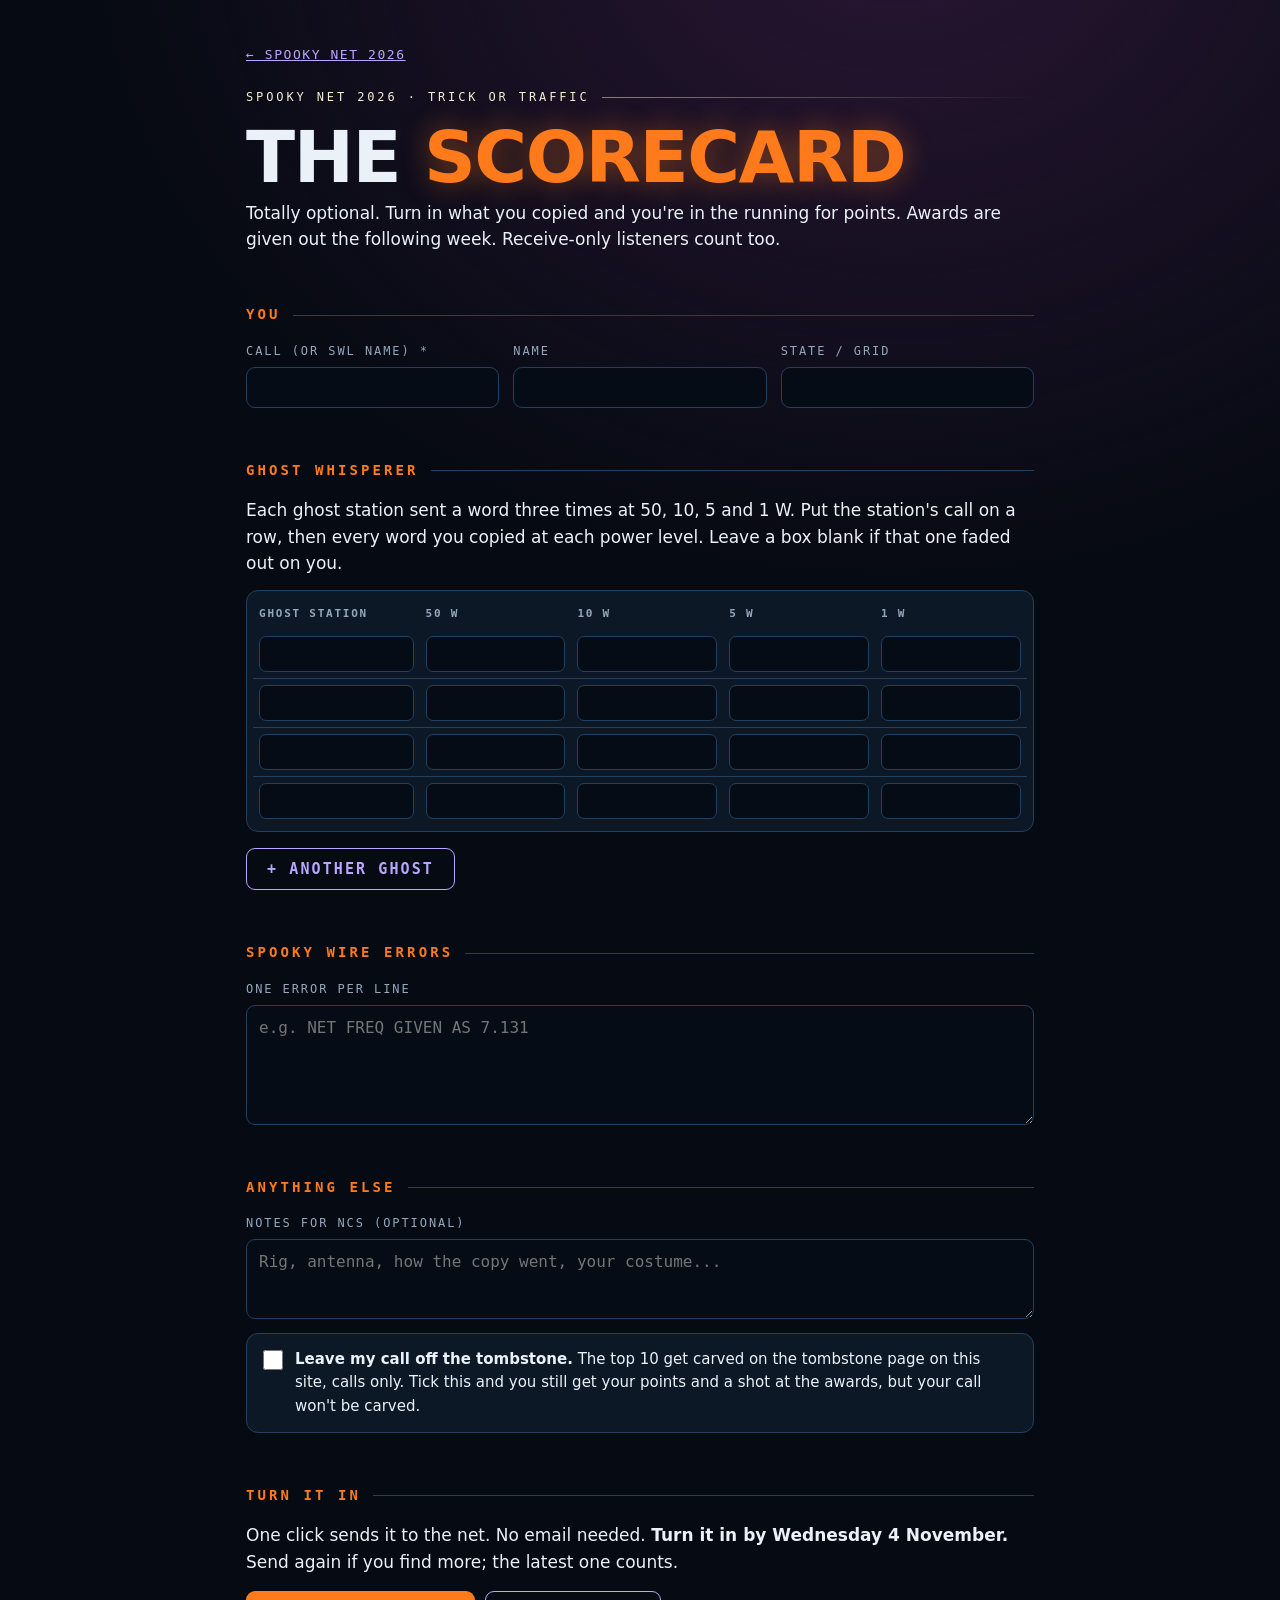
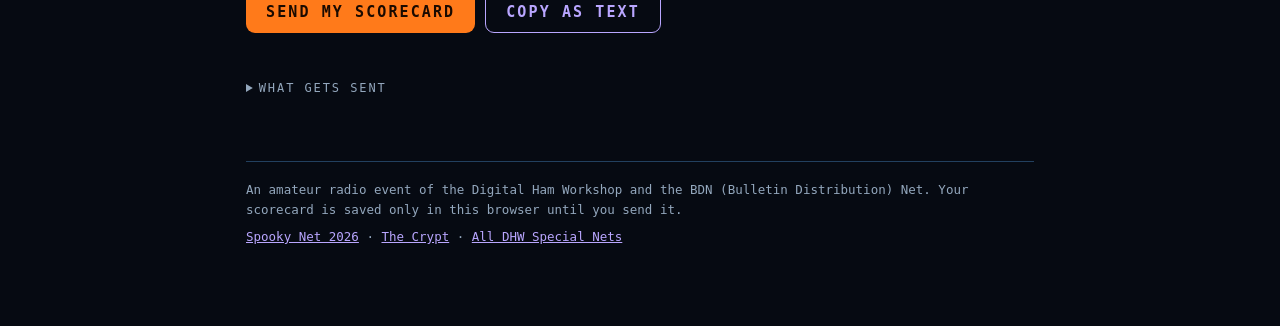
<file: spooky-net-2026/scorecard.html>
<!doctype html>
<html lang="en">
<head>
<meta charset="utf-8">
<meta name="viewport" content="width=device-width, initial-scale=1">
<title>Scorecard · Spooky Net 2026</title>
<meta name="description" content="Spooky Net 2026 scorecard: Ghost Whisperer words and Spooky Wire errors, for points.">
<meta name="robots" content="noindex">
<link rel="stylesheet" href="spooky.css">
<style>
  .ghosts{width:100%;border-collapse:collapse;}
  .ghosts th{font-size:11px;padding:8px 6px;}
  .ghosts td{padding:6px;border-top:1px solid var(--line);}
  .ghosts input{font-family:var(--mono);font-size:15px;color:var(--text);background:#050c16;border:1px solid var(--line);
    border-radius:7px;padding:8px;width:100%;min-width:0;text-transform:uppercase;}
  .ghosts input:focus-visible{outline:2px solid var(--spectre);outline-offset:1px;}
  .ghosts td:first-child input{color:var(--spectre);}
  .scroll{overflow-x:auto;scrollbar-color:var(--line) transparent;}
  .ghosts{min-width:520px;}
  pre#preview{background:#050c16;border:1px solid var(--line);border-radius:10px;padding:12px 14px;margin-top:14px;
    color:var(--amber);font-family:var(--mono);font-size:13.5px;white-space:pre-wrap;overflow-wrap:anywhere;}
  #sendmsg{font-family:var(--mono);font-size:14px;margin-top:12px;color:var(--muted);min-height:1.4em;}
  #sendmsg.good{color:var(--green);} #sendmsg.bad{color:var(--coral);}
  .optout{display:flex;gap:12px;align-items:flex-start;margin-top:14px;padding:14px 16px;cursor:pointer;}
  .optout input{width:20px;height:20px;margin-top:2px;flex:none;accent-color:var(--pumpkin);}
  .optout input:focus-visible{outline:2px solid var(--spectre);outline-offset:2px;}
  .optout span{font-size:15px;}
</style>
</head>
<body>
<main>

<a class="back" href="./">&larr; Spooky Net 2026</a>
<header style="margin-top:22px">
  <div class="eyebrow">Spooky Net 2026 · Trick or Traffic</div>
  <h1 class="small">The <span>Scorecard</span></h1>
</header>

<p style="margin-top:8px">Totally optional. Turn in what you copied and you're in the running for points. Awards are given out the following week. Receive-only listeners count too.</p>

<form id="card" autocomplete="off">

<h2>You</h2>
<div class="grid2">
  <div class="field"><label for="call">Call (or SWL name) *</label><input id="call" name="call" class="up" maxlength="16" required spellcheck="false" autocapitalize="characters"></div>
  <div class="field"><label for="name">Name</label><input id="name" name="name" maxlength="40"></div>
  <div class="field"><label for="where">State / grid</label><input id="where" name="where" class="up" maxlength="20" spellcheck="false"></div>
</div>

<h2>Ghost Whisperer</h2>
<p>Each ghost station sent a word three times at 50, 10, 5 and 1 W. Put the station's call on a row, then every word you copied at each power level. Leave a box blank if that one faded out on you.</p>
<div class="panel scroll" style="margin-top:14px;padding:6px">
  <table class="ghosts">
    <thead><tr><th>Ghost station</th><th>50 W</th><th>10 W</th><th>5 W</th><th>1 W</th></tr></thead>
    <tbody id="rows"></tbody>
  </table>
</div>
<div class="btns"><button type="button" class="btn ghost" id="addrow">+ Another ghost</button></div>

<h2>Spooky Wire errors</h2>
<div class="field">
  <label for="errors">One error per line</label>
  <textarea id="errors" name="errors" placeholder="e.g. NET FREQ GIVEN AS 7.131"></textarea>
</div>

<h2>Anything else</h2>
<div class="field">
  <label for="notes">Notes for NCS (optional)</label>
  <textarea id="notes" name="notes" style="min-height:80px" placeholder="Rig, antenna, how the copy went, your costume..."></textarea>
</div>
<label class="panel optout" for="nolist">
  <input type="checkbox" id="nolist" name="nolist">
  <span><b>Leave my call off the tombstone.</b> The top 10 get carved on the tombstone page on this site, calls only. Tick this and you still get your points and a shot at the awards, but your call won't be carved.</span>
</label>

<h2>Turn it in</h2>
<p>One click sends it to the net. No email needed. <b>Turn it in by Wednesday 4 November.</b> Send again if you find more; the latest one counts.</p>
<div class="btns">
  <button type="submit" class="btn" id="send">Send my scorecard</button>
  <button type="button" class="btn ghost" id="copy">Copy as text</button>
</div>
<input type="text" id="gotcha" tabindex="-1" autocomplete="off" aria-hidden="true" style="position:absolute;left:-9999px">
<div id="sendmsg" role="status" aria-live="polite"></div>
<details style="margin-top:14px"><summary class="lbl" style="cursor:pointer">What gets sent</summary><pre id="preview"></pre></details>

</form>

<footer>
  <p>An amateur radio event of the Digital Ham Workshop and the BDN (Bulletin Distribution) Net. Your scorecard is saved only in this browser until you send it.</p>
  <p><a href="./">Spooky Net 2026</a> · <a href="crypt.html">The Crypt</a> · <a href="../">All DHW Special Nets</a></p>
</footer>

</main>

<script>
(function(){
  /* Formspree form endpoint (https://formspree.io/f/xxxxxxxx). Entries are emailed to the
     DHW Proton inbox set in the Formspree account; no address appears on this page. */
  var FORM_ENDPOINT = 'https://formspree.io/f/mkjoqkav';
  var F={}; ["call","name","where","errors","notes"].forEach(function(k){F[k]=document.getElementById(k);});
  var LEVELS=['50W','10W','5W','1W'], KEY='spooky26.scorecard';
  var nolist=document.getElementById('nolist');
  var form=document.getElementById('card'), rows=document.getElementById('rows'),
      msg=document.getElementById('sendmsg'), pre=document.getElementById('preview');
  function say(t,c){msg.textContent=t;msg.className=c||'';}
  function addRow(v){
    v=v||[];
    var tr=document.createElement('tr');
    ['Station'].concat(LEVELS).forEach(function(l,i){
      var td=document.createElement('td'), inp=document.createElement('input');
      inp.maxLength=i?20:12; inp.spellcheck=false; inp.setAttribute('aria-label',i?'Word at '+l:'Ghost station call');
      inp.value=v[i]||''; td.appendChild(inp); tr.appendChild(td);
    });
    rows.appendChild(tr);
  }
  function grab(){
    var g=[].map.call(rows.rows,function(tr){return [].map.call(tr.querySelectorAll('input'),function(i){return i.value.trim().toUpperCase();});});
    return {call:F.call.value.trim().toUpperCase(), name:F.name.value.trim(), where:F.where.value.trim().toUpperCase(),
            ghosts:g, errors:F.errors.value, notes:F.notes.value, nolist:nolist.checked};
  }
  function text(d){
    var L=['SPOOKY NET 2026 SCORECARD','CALL: '+d.call+(d.name?'   NAME: '+d.name:'')+(d.where?'   QTH: '+d.where:''),'',
           'GHOST WHISPERER  (station: 50W / 10W / 5W / 1W)'];
    var any=false;
    d.ghosts.forEach(function(r){
      if(!r.join('')) return; any=true;
      L.push((r[0]||'?')+': '+r.slice(1).map(function(w){return w||'-';}).join(' / '));
    });
    if(!any) L.push('(none)');
    L.push('','SPOOKY WIRE ERRORS');
    var errs=d.errors.split('\n').map(function(s){return s.trim();}).filter(Boolean);
    if(!errs.length) L.push('(none)');
    errs.forEach(function(e,i){L.push((i+1)+'. '+e);});
    if(d.notes.trim()) L.push('','NOTES',d.notes.trim());
    L.push('','TOMBSTONE: '+(d.nolist?'DO NOT LIST MY CALL':'OK to list'));
    return L.join('\n');
  }
  function save(){ var d=grab(); pre.textContent=text(d); try{localStorage.setItem(KEY,JSON.stringify(d));}catch(_){} }

  var saved=null; try{saved=JSON.parse(localStorage.getItem(KEY)||'null');}catch(_){}
  if(saved){
    F.call.value=saved.call||''; F.name.value=saved.name||''; F.where.value=saved.where||'';
    F.errors.value=saved.errors||''; F.notes.value=saved.notes||''; nolist.checked=!!saved.nolist;
    (saved.ghosts||[]).forEach(addRow);
  }else{ try{F.call.value=localStorage.getItem('spooky26.call')||'';}catch(_){} }
  while(rows.rows.length<4) addRow();
  save();

  form.addEventListener('input',save); form.addEventListener('change',save);
  document.getElementById('addrow').addEventListener('click',function(){addRow();rows.rows[rows.rows.length-1].querySelector('input').focus();save();});
  document.getElementById('copy').addEventListener('click',async function(){
    save();
    try{await navigator.clipboard.writeText(pre.textContent);say('Copied. Paste it into an email or a reply to the net post.','good');}
    catch(_){say('Could not copy. Open "What gets sent" below and copy it by hand.','bad');}
  });
  form.addEventListener('submit',function(e){
    e.preventDefault(); save();
    var d=grab();
    if(!d.call){say('Your call first, so the points land on the right station.','bad');F.call.focus();return;}
    try{localStorage.setItem('spooky26.call',d.call);}catch(_){}
    if(!FORM_ENDPOINT){say('The scorecard box opens after the net. Use "Copy as text" for now.','bad');return;}
    var btn=document.getElementById('send'); btn.disabled=true; say('Sending...');
    var ghosts=d.ghosts.filter(function(r){return r.join('');})
                       .map(function(r){return (r[0]||'?')+': '+r.slice(1).map(function(w){return w||'-';}).join(' / ');});
    fetch(FORM_ENDPOINT,{method:'POST',headers:{'Content-Type':'application/json','Accept':'application/json'},
      body:JSON.stringify({_subject:'Spooky Net 2026 scorecard: '+d.call, _gotcha:document.getElementById('gotcha').value,
        call:d.call, name:d.name, qth:d.where, ghost_whisperer:ghosts.join('\n')||'(none)',
        spooky_wire_errors:d.errors.trim()||'(none)', notes:d.notes.trim(),
        tombstone:d.nolist?'DO NOT LIST':'ok to list', scorecard:pre.textContent})})
    .then(function(r){
      if(!r.ok) throw 0;
      say('Sent! Thanks, '+d.call+'. Points and awards come out the following week.','good');
    })
    .catch(function(){say('That didn\'t go through. Try again in a minute, or use "Copy as text" and send it to NCS.','bad');})
    .then(function(){btn.disabled=false;});
  });
})();
</script>
<!-- Page counts only (GoatCounter: no cookies, nothing you type). -->
<script data-goatcounter="https://dhwspecialnets.goatcounter.com/count" async src="//gc.zgo.at/count.js"></script>
</body>
</html>
</file>
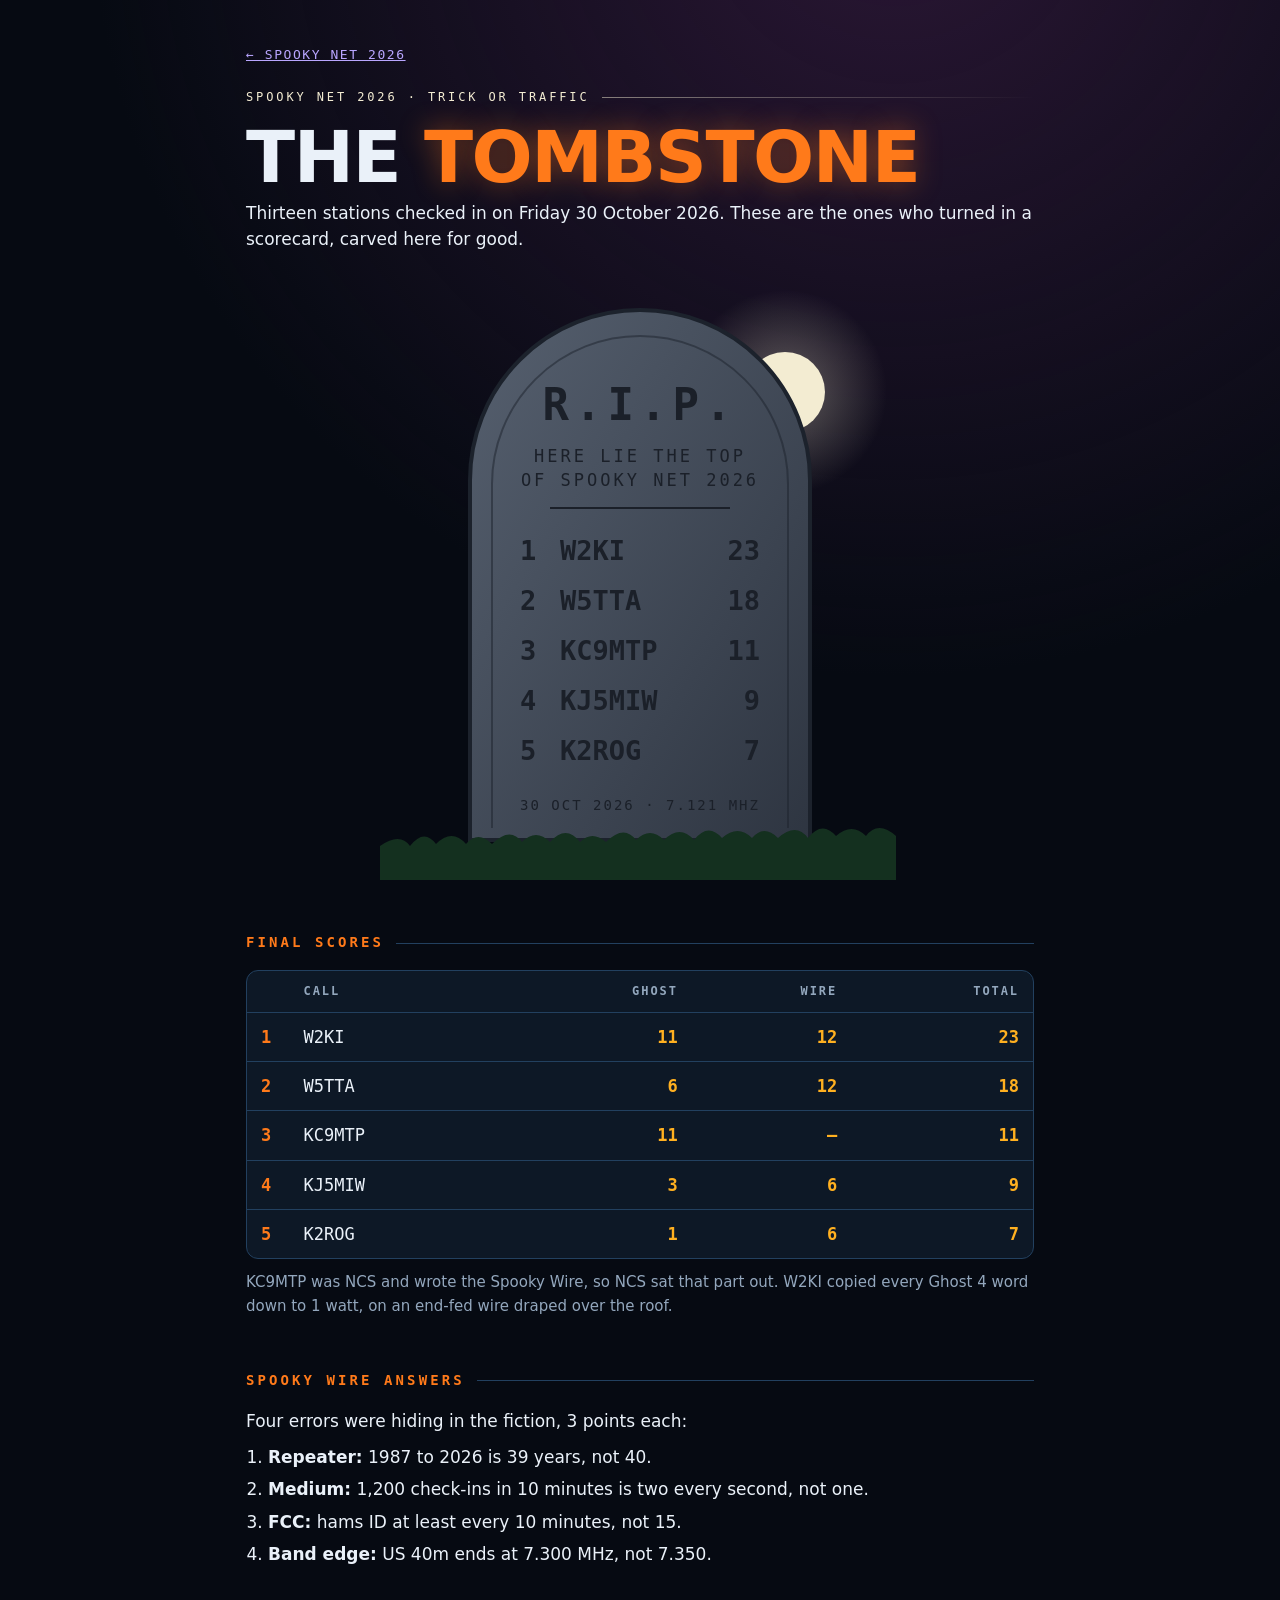
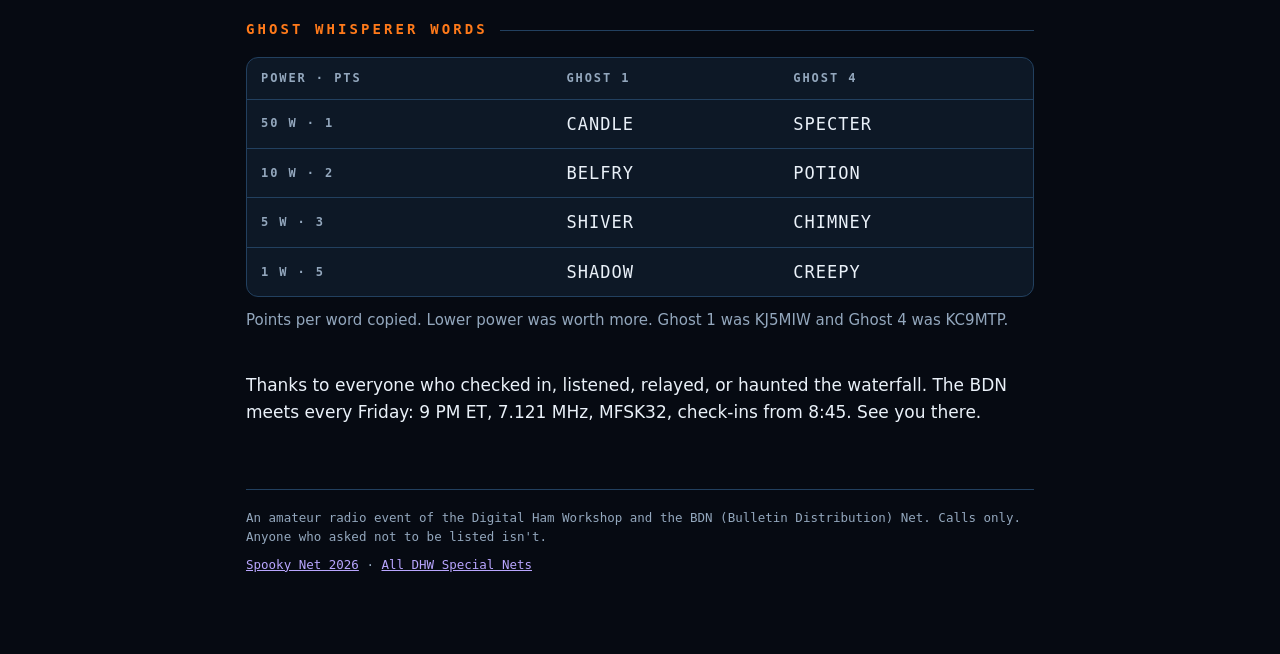
<file: spooky-net-2026/tombstone.html>
<!doctype html>
<html lang="en">
<head>
<meta charset="utf-8">
<meta name="viewport" content="width=device-width, initial-scale=1">
<title>The Tombstone · Spooky Net 2026</title>
<meta name="description" content="Spooky Net 2026 final scores: the top stations, carved in stone.">
<link rel="stylesheet" href="spooky.css">
<style>
  .stone{display:block;width:100%;max-width:520px;height:auto;margin:28px auto 0;}
  td.n{color:var(--amber);font-weight:700;text-align:right;white-space:nowrap;}
  th.n{text-align:right;}
  .rank{color:var(--pumpkin);font-weight:700;width:2.5em;}
  .wrap{overflow-x:auto;}
  .words{font-family:var(--mono);letter-spacing:.06em;}
  .words b{color:var(--amber);}
</style>
</head>
<body>
<main>

<a class="back" href="./">&larr; Spooky Net 2026</a>
<header style="margin-top:22px">
  <div class="eyebrow">Spooky Net 2026 · Trick or Traffic</div>
  <h1 class="small">The <span>Tombstone</span></h1>
</header>

<p style="margin-top:8px">Thirteen stations checked in on Friday 30 October 2026. These are the ones who turned in a scorecard, carved here for good.</p>

<svg class="stone" viewBox="0 0 520 600" role="img" aria-labelledby="stoneT">
  <title id="stoneT">Tombstone. Here lie the top scores of Spooky Net 2026: 1 W2KI 23, 2 W5TTA 18, 3 KC9MTP 11, 4 KJ5MIW 9, 5 K2ROG 7.</title>
  <defs>
    <linearGradient id="rock" x1="0" y1="0" x2="1" y2="1">
      <stop offset="0" stop-color="#56606f"/><stop offset="1" stop-color="#2e3541"/>
    </linearGradient>
    <radialGradient id="glow" cx=".5" cy=".5" r=".5">
      <stop offset="0" stop-color="#f3ecd2" stop-opacity=".35"/><stop offset="1" stop-color="#f3ecd2" stop-opacity="0"/>
    </radialGradient>
  </defs>
  <circle cx="405" cy="112" r="102" fill="url(#glow)"/>
  <circle cx="405" cy="112" r="40" fill="#f3ecd2"/>
  <path d="M90 560 V200 A170 170 0 0 1 430 200 V560 Z" fill="url(#rock)" stroke="#1c222c" stroke-width="4"/>
  <path d="M112 548 V204 A148 148 0 0 1 408 204 V548" fill="none" stroke="#1c222c" stroke-opacity=".5" stroke-width="2"/>
  <g font-family="DejaVu Sans Mono, Menlo, Consolas, monospace" text-anchor="middle" fill="#1b2029">
    <text x="260" y="140" font-size="44" font-weight="700" letter-spacing="6">R.I.P.</text>
    <text x="260" y="182" font-size="17" letter-spacing="3">HERE LIE THE TOP</text>
    <text x="260" y="206" font-size="17" letter-spacing="3">OF SPOOKY NET 2026</text>
  </g>
  <line x1="170" y1="228" x2="350" y2="228" stroke="#1b2029" stroke-width="2"/>
  <g font-family="DejaVu Sans Mono, Menlo, Consolas, monospace" font-size="27" font-weight="700" fill="#1b2029">
    <text x="140" y="280">1</text><text x="180" y="280">W2KI</text><text x="380" y="280" text-anchor="end">23</text>
    <text x="140" y="330">2</text><text x="180" y="330">W5TTA</text><text x="380" y="330" text-anchor="end">18</text>
    <text x="140" y="380">3</text><text x="180" y="380">KC9MTP</text><text x="380" y="380" text-anchor="end">11</text>
    <text x="140" y="430">4</text><text x="180" y="430">KJ5MIW</text><text x="380" y="430" text-anchor="end">9</text>
    <text x="140" y="480">5</text><text x="180" y="480">K2ROG</text><text x="380" y="480" text-anchor="end">7</text>
  </g>
  <text x="260" y="530" text-anchor="middle" font-family="DejaVu Sans Mono, Menlo, Consolas, monospace" font-size="14" letter-spacing="2" fill="#1b2029">30 OCT 2026 · 7.121 MHZ</text>
  <path d="M0 600 V566 q20 -14 30 0 q14 -18 26 -2 q16 -16 30 0 q12 -14 26 0 q18 -18 30 -2 q14 -14 28 0 q16 -18 30 0 q12 -12 26 0 q18 -18 30 -2 q14 -14 28 0 q16 -16 30 0 q14 -18 28 -2 q16 -14 30 0 q12 -14 26 0 q18 -16 30 0 q14 -18 28 -2 q16 -14 30 0 q12 -16 30 0 V600 Z" fill="#14301f"/>
</svg>

<h2>Final scores</h2>
<div class="panel wrap">
  <table>
    <tr><th></th><th>Call</th><th class="n">Ghost</th><th class="n">Wire</th><th class="n">Total</th></tr>
    <tr><td class="rank">1</td><td>W2KI</td><td class="n">11</td><td class="n">12</td><td class="n">23</td></tr>
    <tr><td class="rank">2</td><td>W5TTA</td><td class="n">6</td><td class="n">12</td><td class="n">18</td></tr>
    <tr><td class="rank">3</td><td>KC9MTP</td><td class="n">11</td><td class="n">&ndash;</td><td class="n">11</td></tr>
    <tr><td class="rank">4</td><td>KJ5MIW</td><td class="n">3</td><td class="n">6</td><td class="n">9</td></tr>
    <tr><td class="rank">5</td><td>K2ROG</td><td class="n">1</td><td class="n">6</td><td class="n">7</td></tr>
  </table>
</div>
<p class="note" style="margin-top:12px">KC9MTP was NCS and wrote the Spooky Wire, so NCS sat that part out. W2KI copied every Ghost 4 word down to 1 watt, on an end-fed wire draped over the roof.</p>

<h2>Spooky Wire answers</h2>
<p>Four errors were hiding in the fiction, 3 points each:</p>
<ol style="margin-top:10px">
  <li><b>Repeater:</b> 1987 to 2026 is 39 years, not 40.</li>
  <li><b>Medium:</b> 1,200 check-ins in 10 minutes is two every second, not one.</li>
  <li><b>FCC:</b> hams ID at least every 10 minutes, not 15.</li>
  <li><b>Band edge:</b> US 40m ends at 7.300 MHz, not 7.350.</li>
</ol>

<h2>Ghost Whisperer words</h2>
<div class="panel wrap">
  <table class="words">
    <tr><th>Power · pts</th><th>Ghost 1</th><th>Ghost 4</th></tr>
    <tr><th>50 W · 1</th><td>CANDLE</td><td>SPECTER</td></tr>
    <tr><th>10 W · 2</th><td>BELFRY</td><td>POTION</td></tr>
    <tr><th>5 W · 3</th><td>SHIVER</td><td>CHIMNEY</td></tr>
    <tr><th>1 W · 5</th><td>SHADOW</td><td>CREEPY</td></tr>
  </table>
</div>
<p class="note" style="margin-top:12px">Points per word copied. Lower power was worth more. Ghost 1 was KJ5MIW and Ghost 4 was KC9MTP.</p>

<p style="margin-top:40px">Thanks to everyone who checked in, listened, relayed, or haunted the waterfall. The BDN meets every Friday: 9 PM ET, 7.121 MHz, MFSK32, check-ins from 8:45. See you there.</p>

<footer>
  <p>An amateur radio event of the Digital Ham Workshop and the BDN (Bulletin Distribution) Net. Calls only. Anyone who asked not to be listed isn't.</p>
  <p><a href="./">Spooky Net 2026</a> · <a href="../">All DHW Special Nets</a></p>
</footer>

</main>
<script data-goatcounter="https://dhwspecialnets.goatcounter.com/count" async src="//gc.zgo.at/count.js"></script>
</body>
</html>
</file>
<file: spooky-net-2026/spooky.css>
:root{
  --ground:#060a12; --panel:#0d1826; --line:#22405f; --text:#eaf1f9; --muted:#93a7bd;
  --amber:#ffb020; --green:#46e08a; --coral:#ff6a45;
  --pumpkin:#ff7a1a; --spectre:#b9a6ff; --moon:#f3ecd2;
  --mono:"DejaVu Sans Mono",ui-monospace,"SF Mono",Menlo,Consolas,"Liberation Mono",monospace;
  --sans:system-ui,-apple-system,"Segoe UI",Roboto,Helvetica,Arial,sans-serif;
}
*{box-sizing:border-box;margin:0;padding:0;}
html{background:var(--ground);}
body{font-family:var(--sans);color:var(--text);background:
    radial-gradient(90% 50% at 70% -5%, #2a1634 0%, rgba(6,10,18,0) 70%), var(--ground);
  line-height:1.55;font-size:17px;}
main{max-width:820px;margin:0 auto;padding:40px 16px 80px;}
a{color:var(--spectre);}
.eyebrow{font-family:var(--mono);font-size:12px;letter-spacing:.24em;text-transform:uppercase;color:var(--moon);
  display:flex;align-items:center;gap:12px;}
.eyebrow::after{content:"";flex:1;height:1px;background:linear-gradient(to right,rgba(243,236,210,.5),transparent);}
h1{font-weight:900;text-transform:uppercase;line-height:.9;letter-spacing:-.02em;font-size:clamp(52px,13vw,104px);margin:18px 0 10px;}
h1 span{color:var(--pumpkin);text-shadow:0 0 28px rgba(255,122,26,.45);}
.sub{font-family:var(--mono);font-weight:700;text-transform:uppercase;letter-spacing:.12em;color:var(--spectre);
  font-size:clamp(17px,4vw,24px);display:flex;flex-wrap:wrap;align-items:center;gap:14px;}
.date{background:var(--pumpkin);color:#1a0a00;padding:4px 12px;border-radius:7px;letter-spacing:.06em;}
.hero img{display:block;width:100%;height:auto;border:1px solid var(--line);border-radius:14px;margin-top:28px;}
h2{font-family:var(--mono);font-size:14px;letter-spacing:.22em;text-transform:uppercase;color:var(--pumpkin);
  margin:52px 0 16px;display:flex;align-items:center;gap:12px;}
h2::after{content:"";flex:1;height:1px;background:var(--line);}
p+p{margin-top:12px;}
.panel{background:var(--panel);border:1px solid var(--line);border-radius:12px;}
table{width:100%;border-collapse:collapse;font-family:var(--mono);}
th,td{text-align:left;padding:11px 14px;border-top:1px solid var(--line);}
tr:first-child th,tr:first-child td{border-top:0;}
th{color:var(--muted);font-weight:700;font-size:12px;letter-spacing:.16em;text-transform:uppercase;}
td.t{color:var(--amber);font-weight:700;font-size:20px;white-space:nowrap;}
.kv{display:grid;grid-template-columns:repeat(auto-fit,minmax(170px,1fr));gap:1px;background:var(--line);
  border:1px solid var(--line);border-radius:12px;overflow:hidden;}
.kv div{background:var(--panel);padding:12px 14px;display:flex;flex-direction:column;gap:2px;}
.kv .k{font-family:var(--mono);font-size:11px;letter-spacing:.18em;text-transform:uppercase;color:var(--muted);}
.kv .v{font-family:var(--mono);font-weight:700;}
.kv .v b{color:var(--amber);} .kv .v i{color:var(--green);font-style:normal;}
.seg{padding:18px 20px;border-top:1px solid var(--line);}
.seg:first-child{border-top:0;}
.seg h3{font-family:var(--mono);font-size:15px;letter-spacing:.1em;text-transform:uppercase;color:var(--spectre);margin-bottom:6px;}
code,pre{font-family:var(--mono);}
code{color:var(--amber);font-size:.92em;overflow-wrap:anywhere;}
pre.box{background:#050c16;border:1px solid var(--line);border-radius:10px;padding:12px 14px;margin-top:10px;
  color:var(--amber);font-size:14px;white-space:pre-wrap;overflow-wrap:anywhere;}
ol,ul{padding-left:22px;} li+li{margin-top:6px;}
.hook{border-left:5px solid var(--amber);padding-left:16px;font-weight:800;font-size:22px;line-height:1.25;}
.led{font-family:var(--mono);font-weight:700;font-size:13px;letter-spacing:.14em;text-transform:uppercase;color:var(--green);
  display:flex;align-items:center;gap:10px;margin-top:8px;}
.led::before{content:"";width:10px;height:10px;border-radius:50%;background:var(--green);box-shadow:0 0 10px rgba(70,224,138,.9);}
/* the crypt */
.crypt{padding:22px 20px;}
.crypt form{display:flex;flex-wrap:wrap;gap:10px;margin-top:14px;}
.crypt input{flex:1 1 220px;min-width:0;font-family:var(--mono);font-size:18px;letter-spacing:.12em;text-transform:uppercase;
  color:var(--text);background:#050c16;border:1px solid var(--line);border-radius:9px;padding:11px 14px;}
.crypt button{font-family:var(--mono);font-weight:700;font-size:15px;letter-spacing:.14em;text-transform:uppercase;
  color:#1a0a00;background:var(--pumpkin);border:0;border-radius:9px;padding:11px 20px;cursor:pointer;}
.crypt input:focus-visible,.crypt button:focus-visible{outline:2px solid var(--spectre);outline-offset:2px;}
#cryptmsg{font-family:var(--mono);font-size:14px;margin-top:12px;color:var(--muted);min-height:1.4em;}
#cryptmsg.bad{color:var(--coral);} #cryptmsg.good{color:var(--green);}
#treat{display:none;margin-top:16px;background:#050c16;border:1px solid var(--green);border-radius:10px;padding:16px;
  font-family:var(--mono);font-size:14px;line-height:1.5;white-space:pre-wrap;overflow-wrap:anywhere;color:var(--text);}
footer{margin-top:64px;padding-top:18px;border-top:1px solid var(--line);font-family:var(--mono);font-size:12.5px;color:var(--muted);}
footer p+p{margin-top:8px;}

/* shared bits for the scorecard / crypt / fldigi pages */
.back{font-family:var(--mono);font-size:13px;letter-spacing:.12em;text-transform:uppercase;}
h1.small{font-size:clamp(40px,10vw,72px);}
.note{font-size:15px;color:var(--muted);}
.btn{font-family:var(--mono);font-weight:700;font-size:15px;letter-spacing:.14em;text-transform:uppercase;
  color:#1a0a00;background:var(--pumpkin);border:0;border-radius:9px;padding:11px 20px;cursor:pointer;
  text-decoration:none;display:inline-block;}
.btn.ghost{background:transparent;color:var(--spectre);border:1px solid var(--spectre);}
.btn:focus-visible,.field input:focus-visible,.field textarea:focus-visible{outline:2px solid var(--spectre);outline-offset:2px;}
.btns{display:flex;flex-wrap:wrap;gap:10px;margin-top:16px;}
.field{display:flex;flex-direction:column;gap:6px;}
.field label,.lbl{font-family:var(--mono);font-size:12px;letter-spacing:.16em;text-transform:uppercase;color:var(--muted);}
.field input,.field textarea{font-family:var(--mono);font-size:16px;color:var(--text);background:#050c16;
  border:1px solid var(--line);border-radius:9px;padding:10px 12px;width:100%;min-width:0;}
.field textarea{min-height:120px;resize:vertical;line-height:1.5;}
.up{text-transform:uppercase;letter-spacing:.08em;}
.grid2{display:grid;grid-template-columns:repeat(auto-fit,minmax(200px,1fr));gap:14px;}
.moon{border:1px dashed var(--line);border-radius:12px;padding:18px 20px;color:var(--muted);font-family:var(--mono);font-size:14px;}
.doors{display:grid;grid-template-columns:repeat(auto-fit,minmax(230px,1fr));gap:14px;margin-top:16px;}
.door{display:block;text-decoration:none;color:var(--text);background:var(--panel);border:1px solid var(--line);
  border-radius:12px;padding:18px 20px;}
.door:hover{border-color:var(--pumpkin);}
.door b{display:block;font-family:var(--mono);letter-spacing:.12em;text-transform:uppercase;color:var(--pumpkin);margin-bottom:4px;}
</file>
